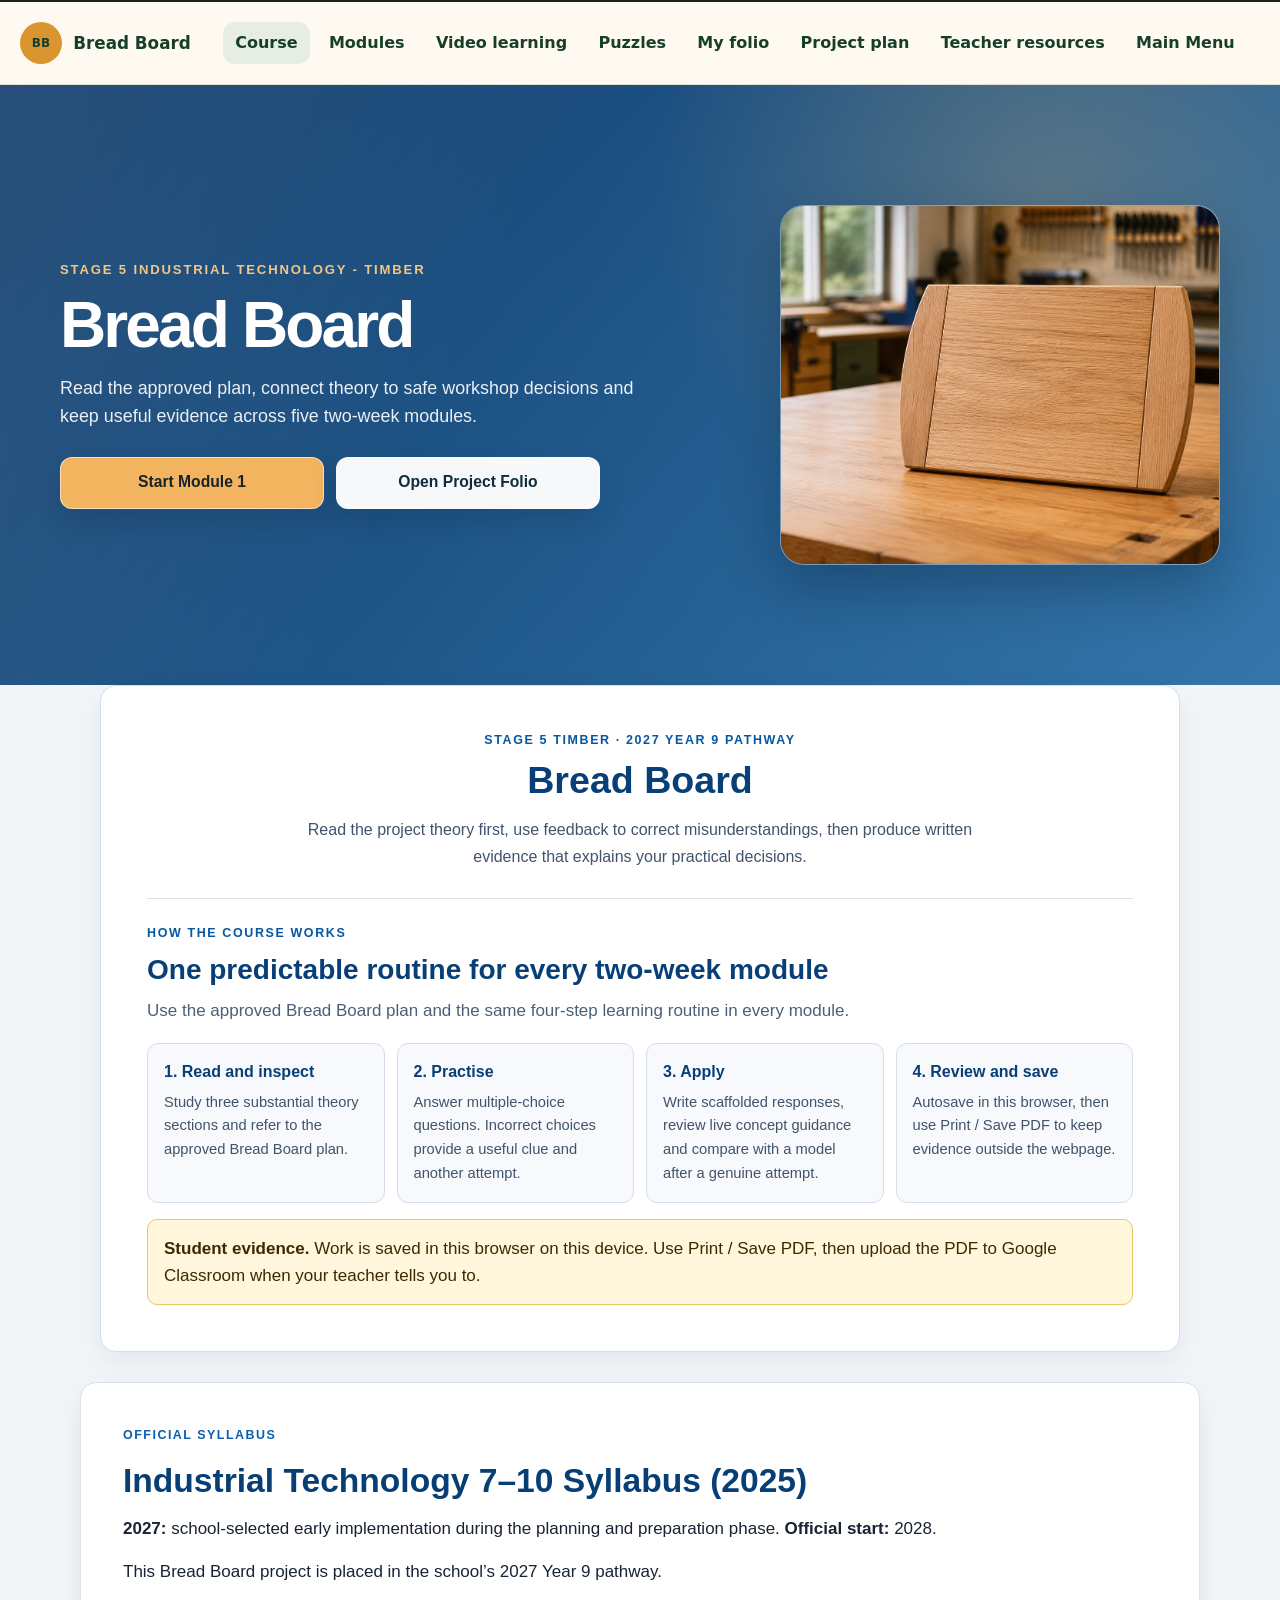
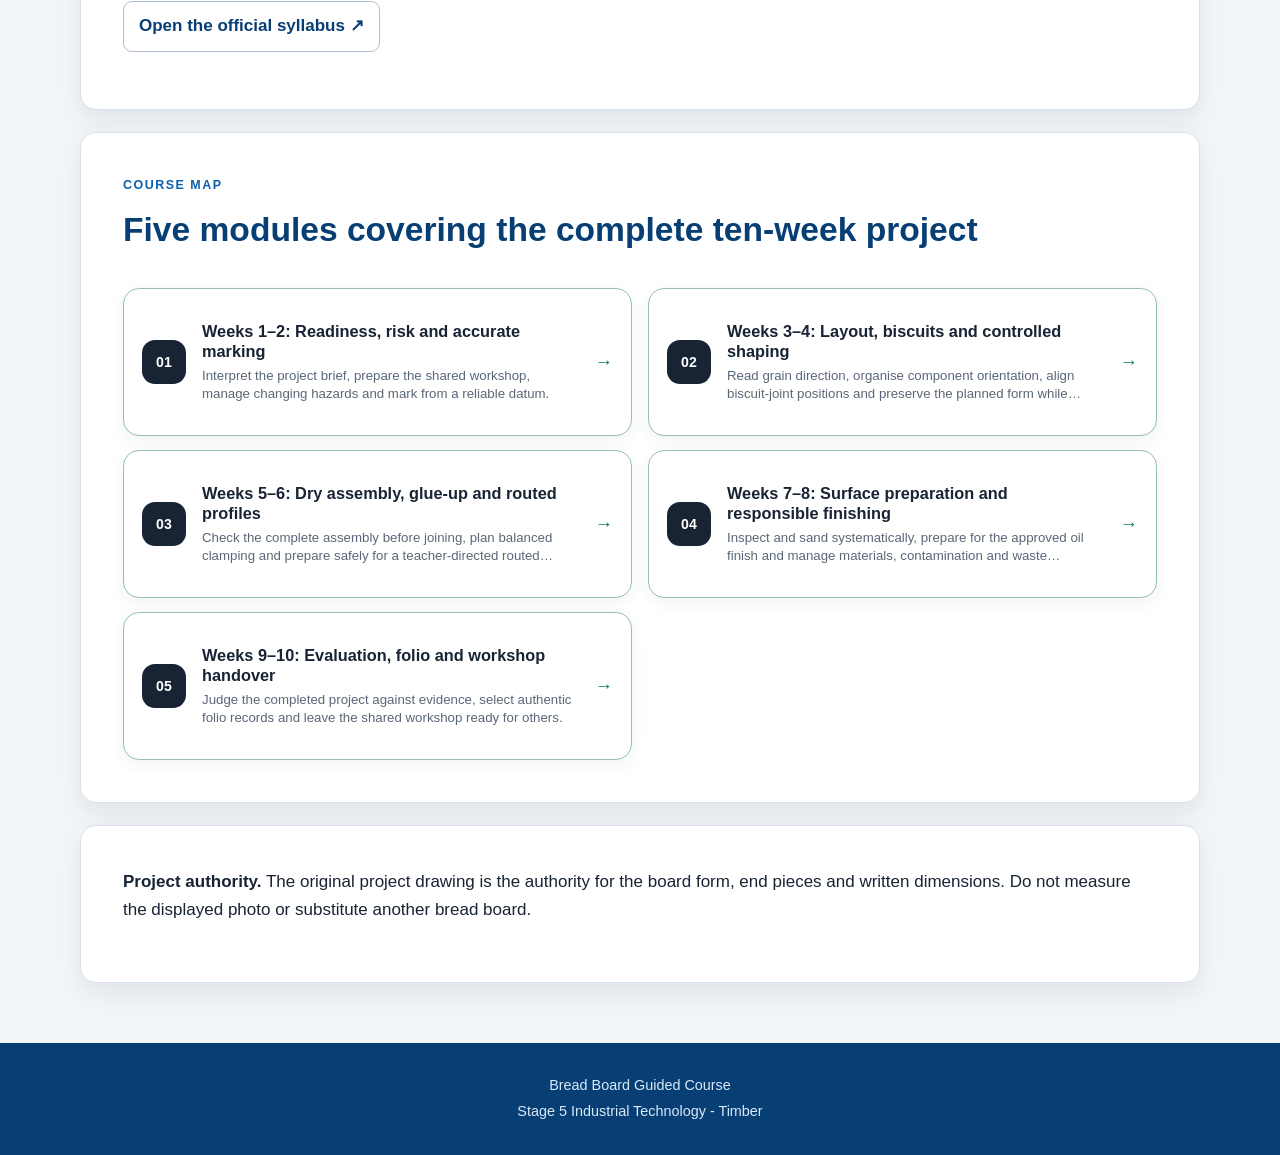
<file: index.html>
<!doctype html>
<html lang="en-AU">
<head>
  <meta charset="utf-8">
  <meta name="viewport" content="width=device-width, initial-scale=1">
  <meta name="description" content="Stage 5 Bread Board guided learning course for Industrial Technology - Timber.">
  <title>Bread Board | Stage 5 Industrial Technology - Timber</title>
  <link rel="stylesheet" href="assets/course.css">
  <link rel="stylesheet" href="shared/sister-site.css?v=20260814" data-sister-site-styles>
  <link rel="stylesheet" href="course-family-hero.css">
  <script src="shared/hub-navigation.js?v=20260814" defer></script>
  <link rel="stylesheet" href="course-family-intro.css">
<link rel="stylesheet" href="module-pathway.css?v=20260814">  </head>
<body>
  <a class="skip-link" href="#main-content">Skip to course pages</a>

  <header class="hero landing-hero sister-hero course-family-hero" style="--hero-start:#123d6b;--hero-end:#2c70a7;--hero-accent:#f2b45f">
    <div class="hero-inner course-family-hero-inner">
      <div class="hero-copy">
        <p class="eyebrow">Stage 5 Industrial Technology - Timber</p>
        <h1>Bread Board</h1>
        <p class="hero-subtitle">Read the approved plan, connect theory to safe workshop decisions and keep useful evidence across five two-week modules.</p>
        <div class="hero-actions">
          <a class="button-link" href="modules/module-01.html">Start Module 1</a>
          <a class="button-link secondary" href="breadboard-folio.html">Open Project Folio</a>
        </div>
      </div>
      <figure class="hero-showcase">
        <img class="hero-board" src="assets/breadboard-hero.png" alt="Plan-accurate timber bread board with curved end pieces in a school workshop">
      </figure>
    </div>
  </header>

  <main id="main-content" class="landing-main">
    <section class="course-family-intro" aria-labelledby="course-family-intro-title">
  <div class="course-family-intro__inner">
    <header class="course-family-intro__heading">
      <p class="course-family-intro__eyebrow">Stage 5 Timber · 2027 Year 9 pathway</p>
      <h2 id="course-family-intro-title">Bread Board</h2>
      <p class="course-family-intro__lede">Read the project theory first, use feedback to correct misunderstandings, then produce written evidence that explains your practical decisions.</p>
    </header>
    <div class="course-family-intro__routine">
      <div class="course-family-intro__routine-heading">
        <p class="course-family-intro__eyebrow">How the course works</p>
        <h3>One predictable routine for every two-week module</h3>
        <p>Use the approved Bread Board plan and the same four-step learning routine in every module.</p>
      </div>
      <div class="course-family-intro__cards">
      <article class="course-family-intro__card"><h4>1. Read and inspect</h4><p>Study three substantial theory sections and refer to the approved Bread Board plan.</p></article>
      <article class="course-family-intro__card"><h4>2. Practise</h4><p>Answer multiple-choice questions. Incorrect choices provide a useful clue and another attempt.</p></article>
      <article class="course-family-intro__card"><h4>3. Apply</h4><p>Write scaffolded responses, review live concept guidance and compare with a model after a genuine attempt.</p></article>
      <article class="course-family-intro__card"><h4>4. Review and save</h4><p>Autosave in this browser, then use Print / Save PDF to keep evidence outside the webpage.</p></article>
      </div>
    </div>
    <p class="course-family-intro__evidence"><strong>Student evidence.</strong> Work is saved in this browser on this device. Use Print / Save PDF, then upload the PDF to Google Classroom when your teacher tells you to.</p>

  </div>
</section>

    <section class="card course-authority-note" aria-labelledby="official-syllabus-title">
      <p class="section-kicker">Official syllabus</p>
      <h2 id="official-syllabus-title">Industrial Technology 7–10 Syllabus (2025)</h2>
      <p><strong>2027:</strong> school-selected early implementation during the planning and preparation phase. <strong>Official start:</strong> 2028.</p>
      <p>This Bread Board project is placed in the school’s 2027 Year 9 pathway.</p>
      <p><a class="button-link secondary" href="https://curriculum.nsw.edu.au/learning-areas/tas/industrial-technology-7-10-2025/overview/course" target="_blank" rel="noopener">Open the official syllabus ↗</a></p>
    </section>

    <section class="card" id="pathway">
      <div class="overview-heading">
        <div><p class="section-kicker">Course map</p><h2>Five modules covering the complete ten-week project</h2></div>
      </div>
      <div class="week-grid">
        <article class="week-card available">
          <h3>Weeks 1–2: Readiness, risk and accurate marking</h3>
          <p>Interpret the project brief, prepare the shared workshop, manage changing hazards and mark from a reliable datum.</p>
          <a class="button-link" href="modules/module-01.html">Open Module 1</a>
        </article>
        <article class="week-card available">
          <h3>Weeks 3–4: Layout, biscuits and controlled shaping</h3>
          <p>Read grain direction, organise component orientation, align biscuit-joint positions and preserve the planned form while shaping.</p>
          <a class="button-link" href="modules/module-02.html">Open Module 2</a>
        </article>
        <article class="week-card available">
          <h3>Weeks 5–6: Dry assembly, glue-up and routed profiles</h3>
          <p>Check the complete assembly before joining, plan balanced clamping and prepare safely for a teacher-directed routed profile.</p>
          <a class="button-link" href="modules/module-03.html">Open Module 3</a>
        </article>
        <article class="week-card available">
          <h3>Weeks 7–8: Surface preparation and responsible finishing</h3>
          <p>Inspect and sand systematically, prepare for the approved oil finish and manage materials, contamination and waste responsibly.</p>
          <a class="button-link" href="modules/module-04.html">Open Module 4</a>
        </article>
        <article class="week-card available">
          <h3>Weeks 9–10: Evaluation, folio and workshop handover</h3>
          <p>Judge the completed project against evidence, select authentic folio records and leave the shared workshop ready for others.</p>
          <a class="button-link" href="modules/module-05.html">Open Module 5</a>
        </article>
      </div>
    </section>

    <section class="card course-authority-note" aria-label="Project authority note">
      <p><strong>Project authority.</strong> The original project drawing is the authority for the board form, end pieces and written dimensions. Do not measure the displayed photo or substitute another bread board.</p>
    </section>
  </main>

  <footer>
    <p>Bread Board Guided Course</p>
    <p>Stage 5 Industrial Technology - Timber</p>
  </footer>
  <script src="vendor/html2canvas.min.js"></script>
  </body>
</html>
</file>
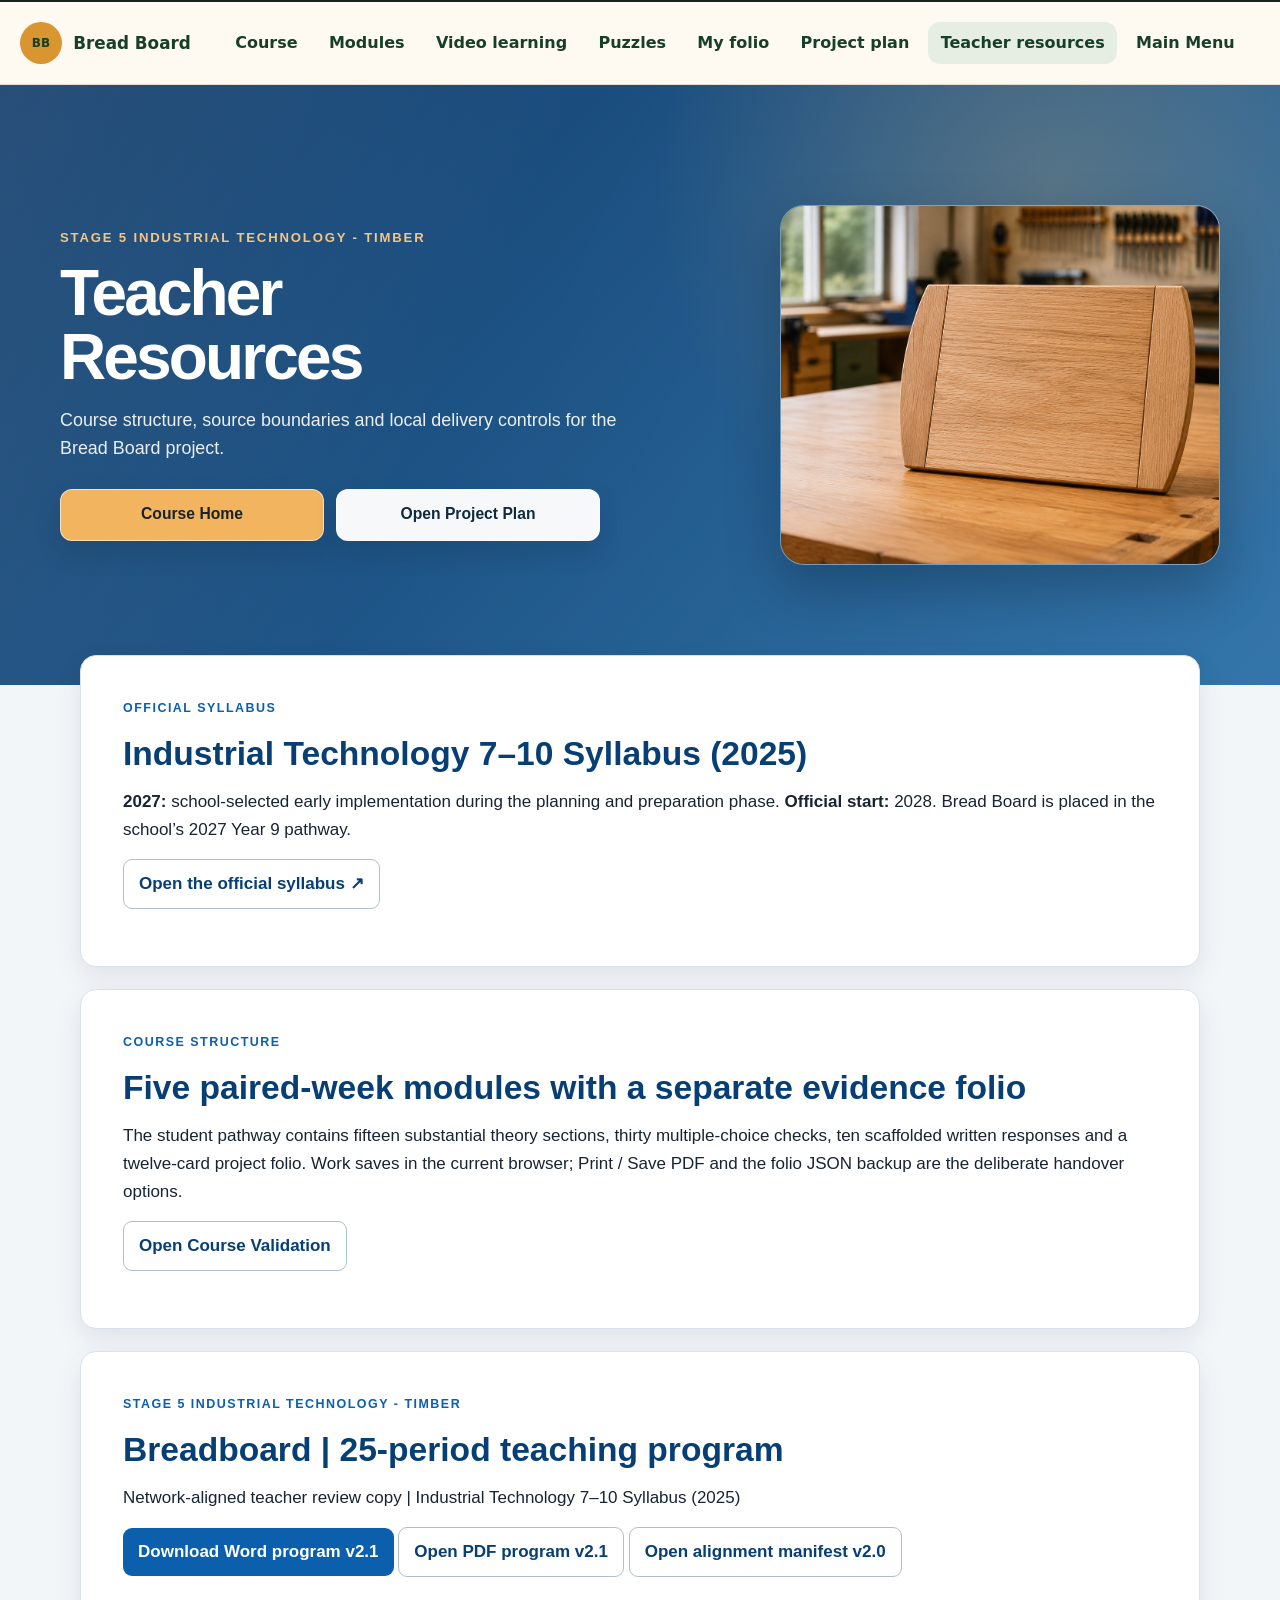
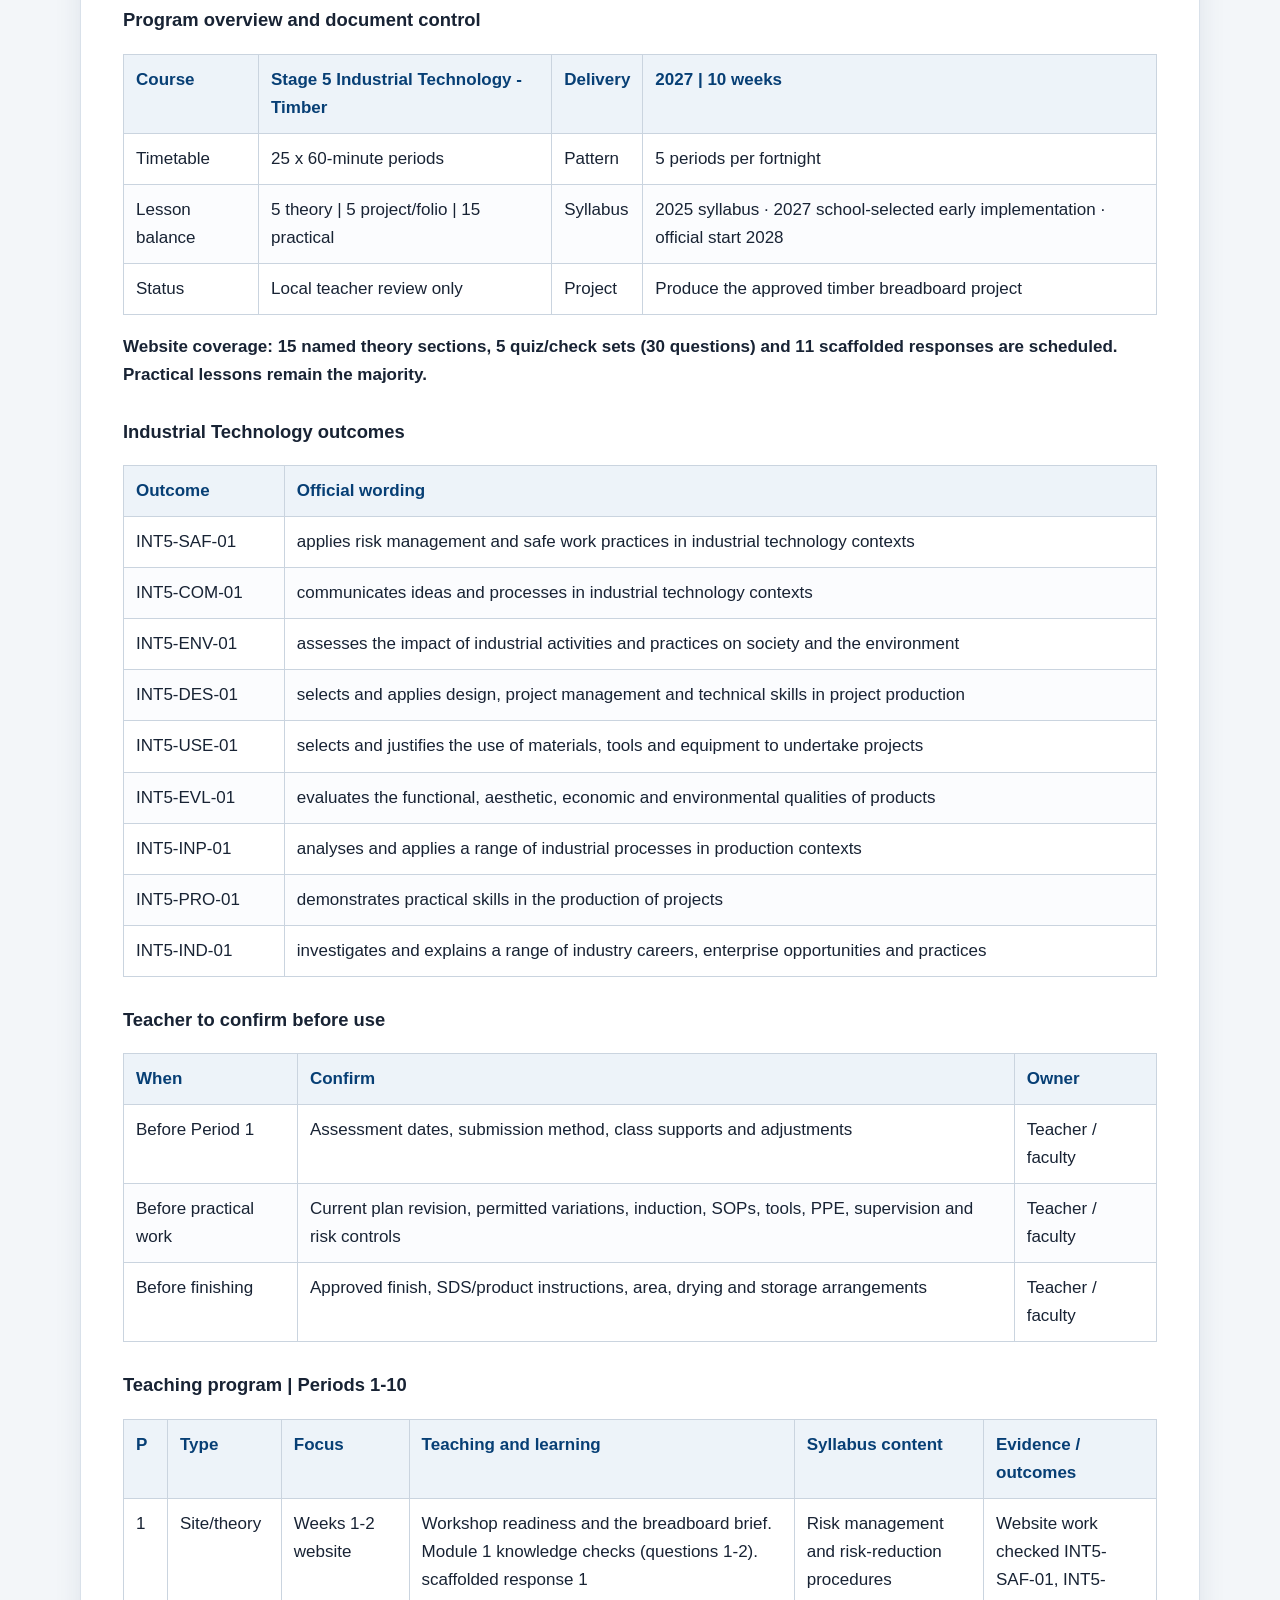
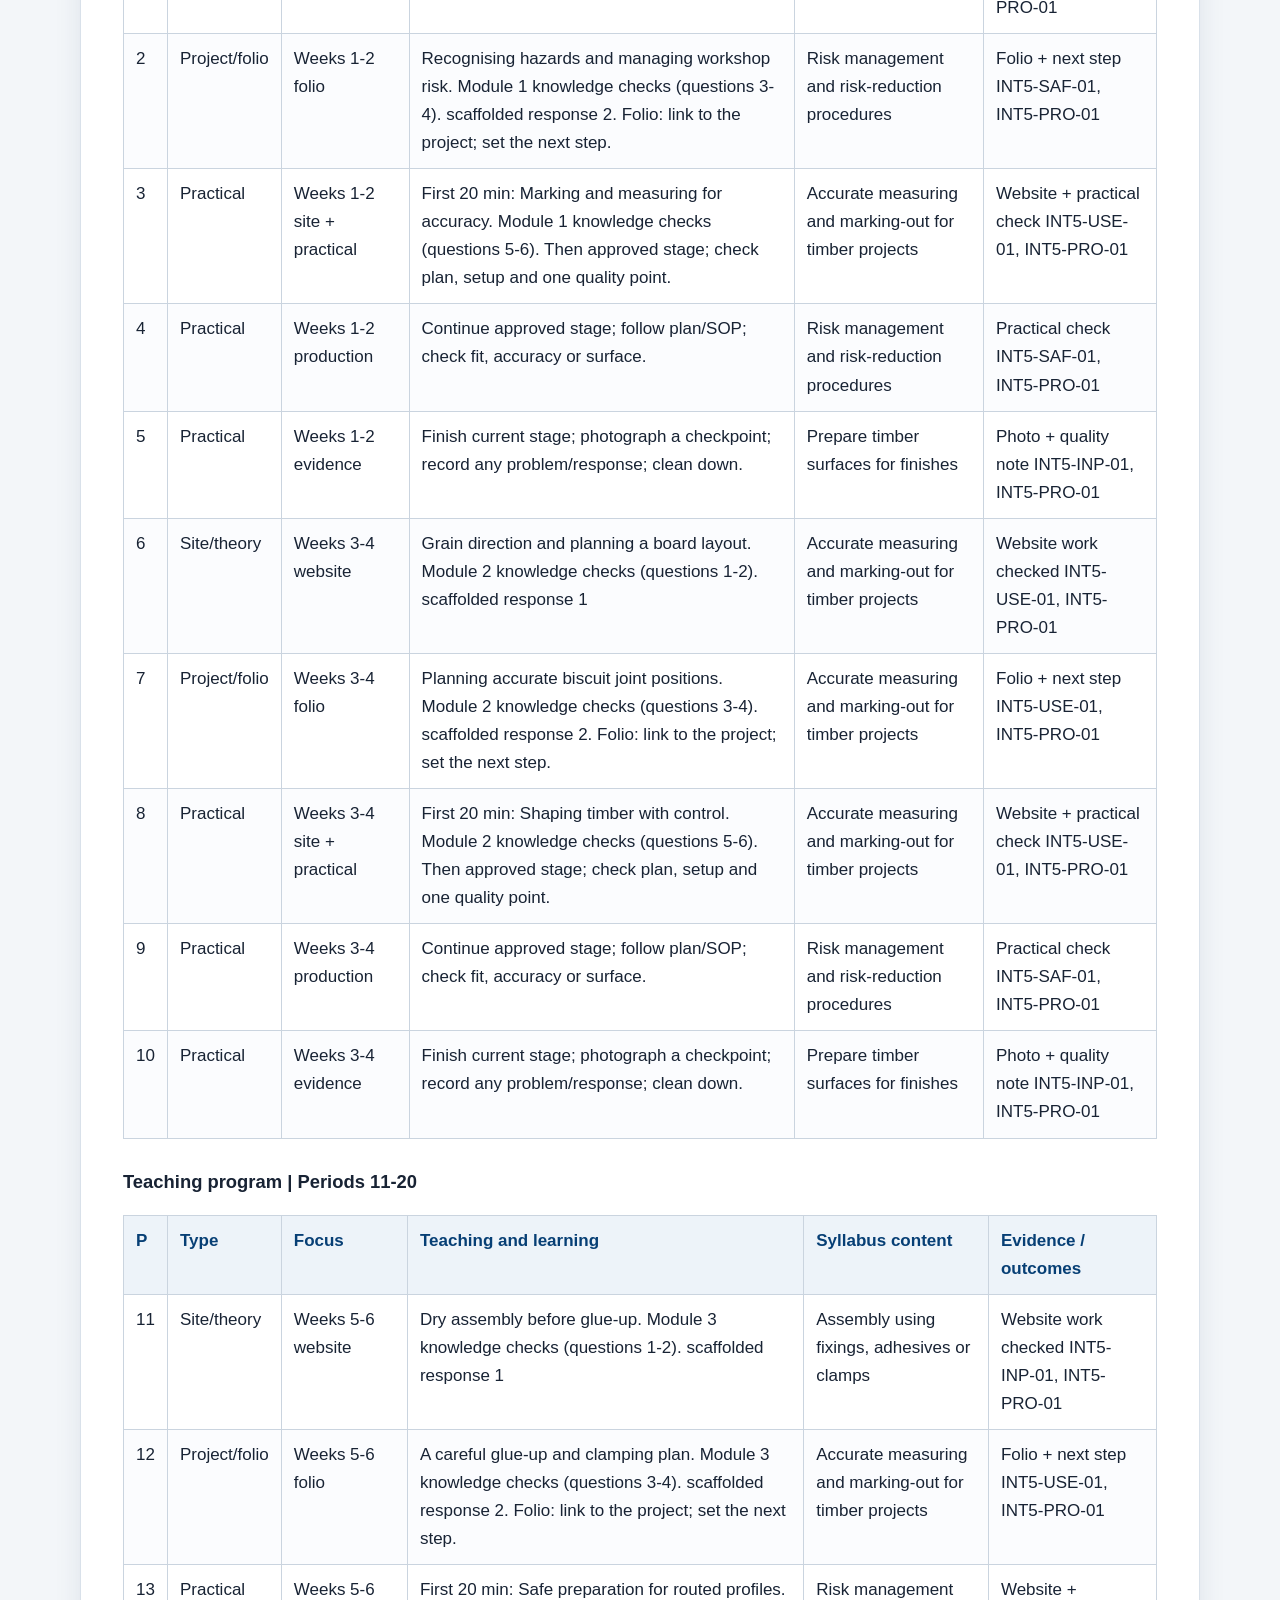
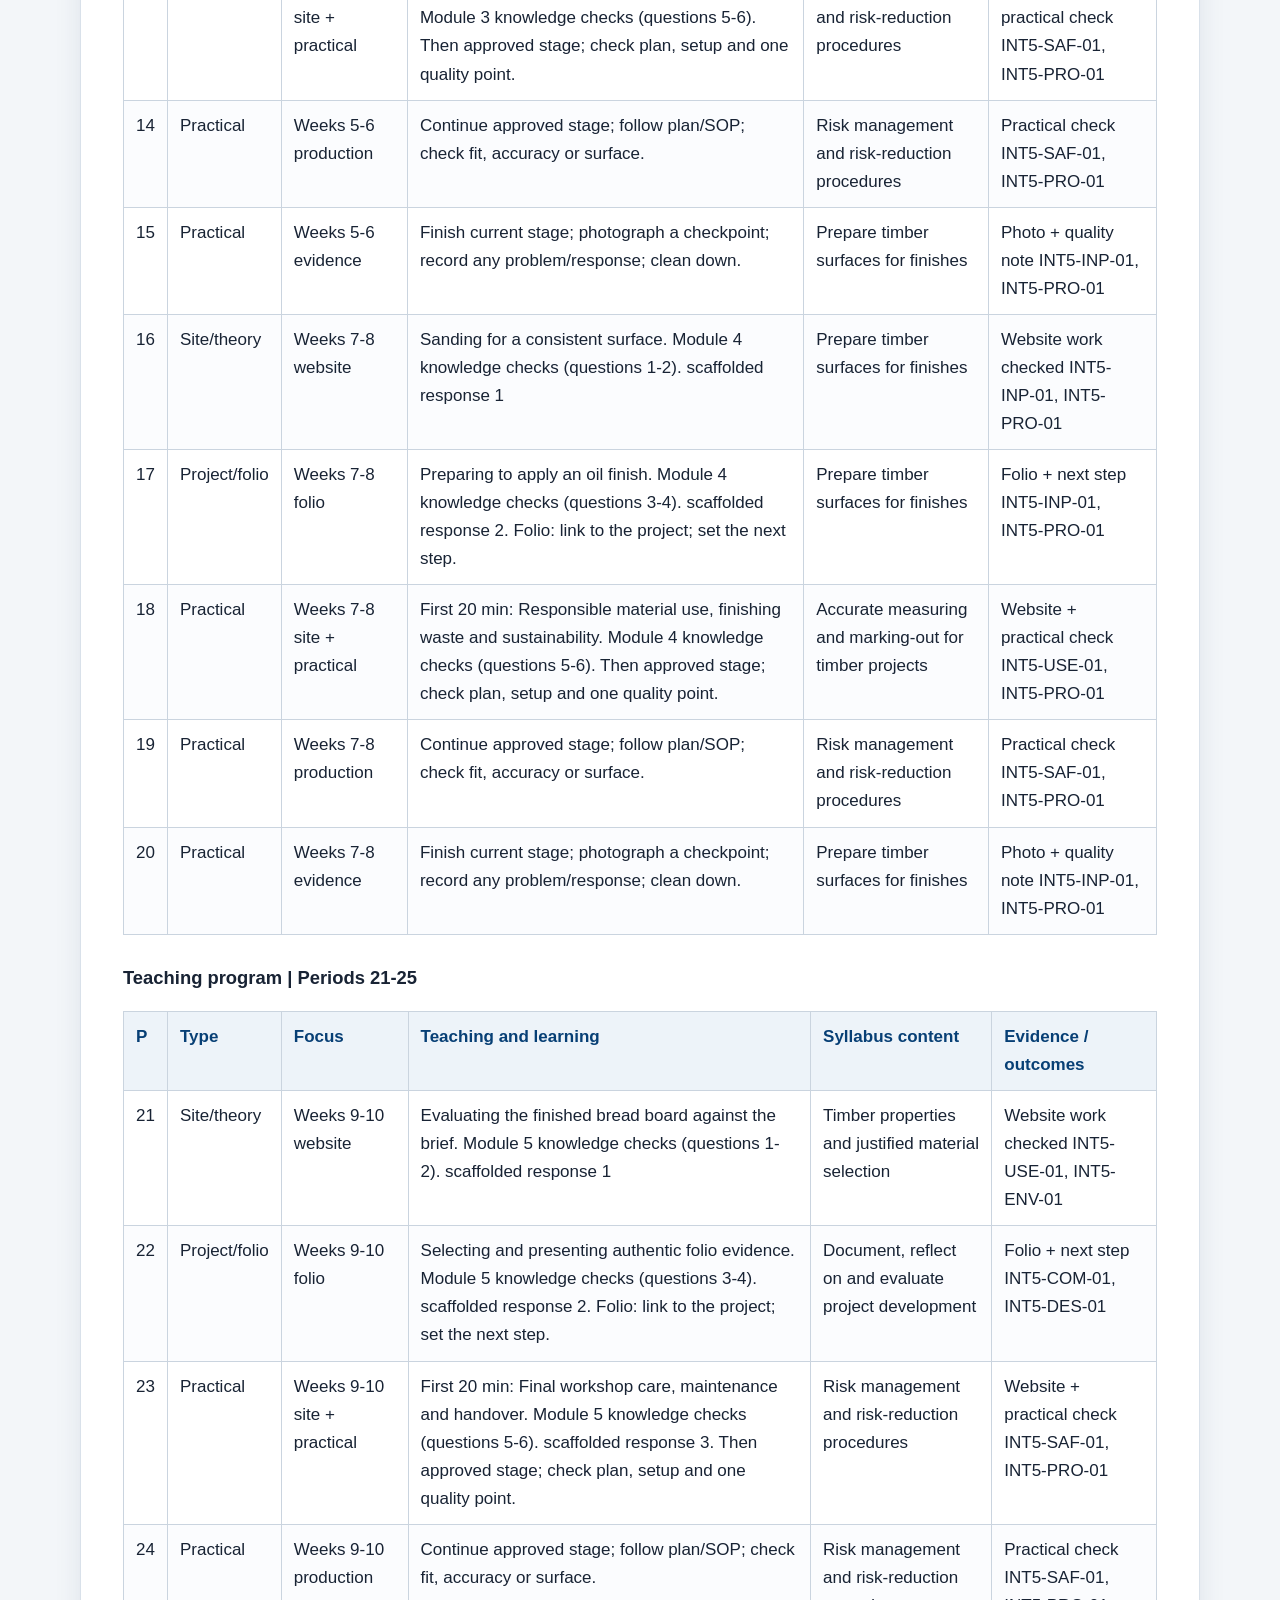
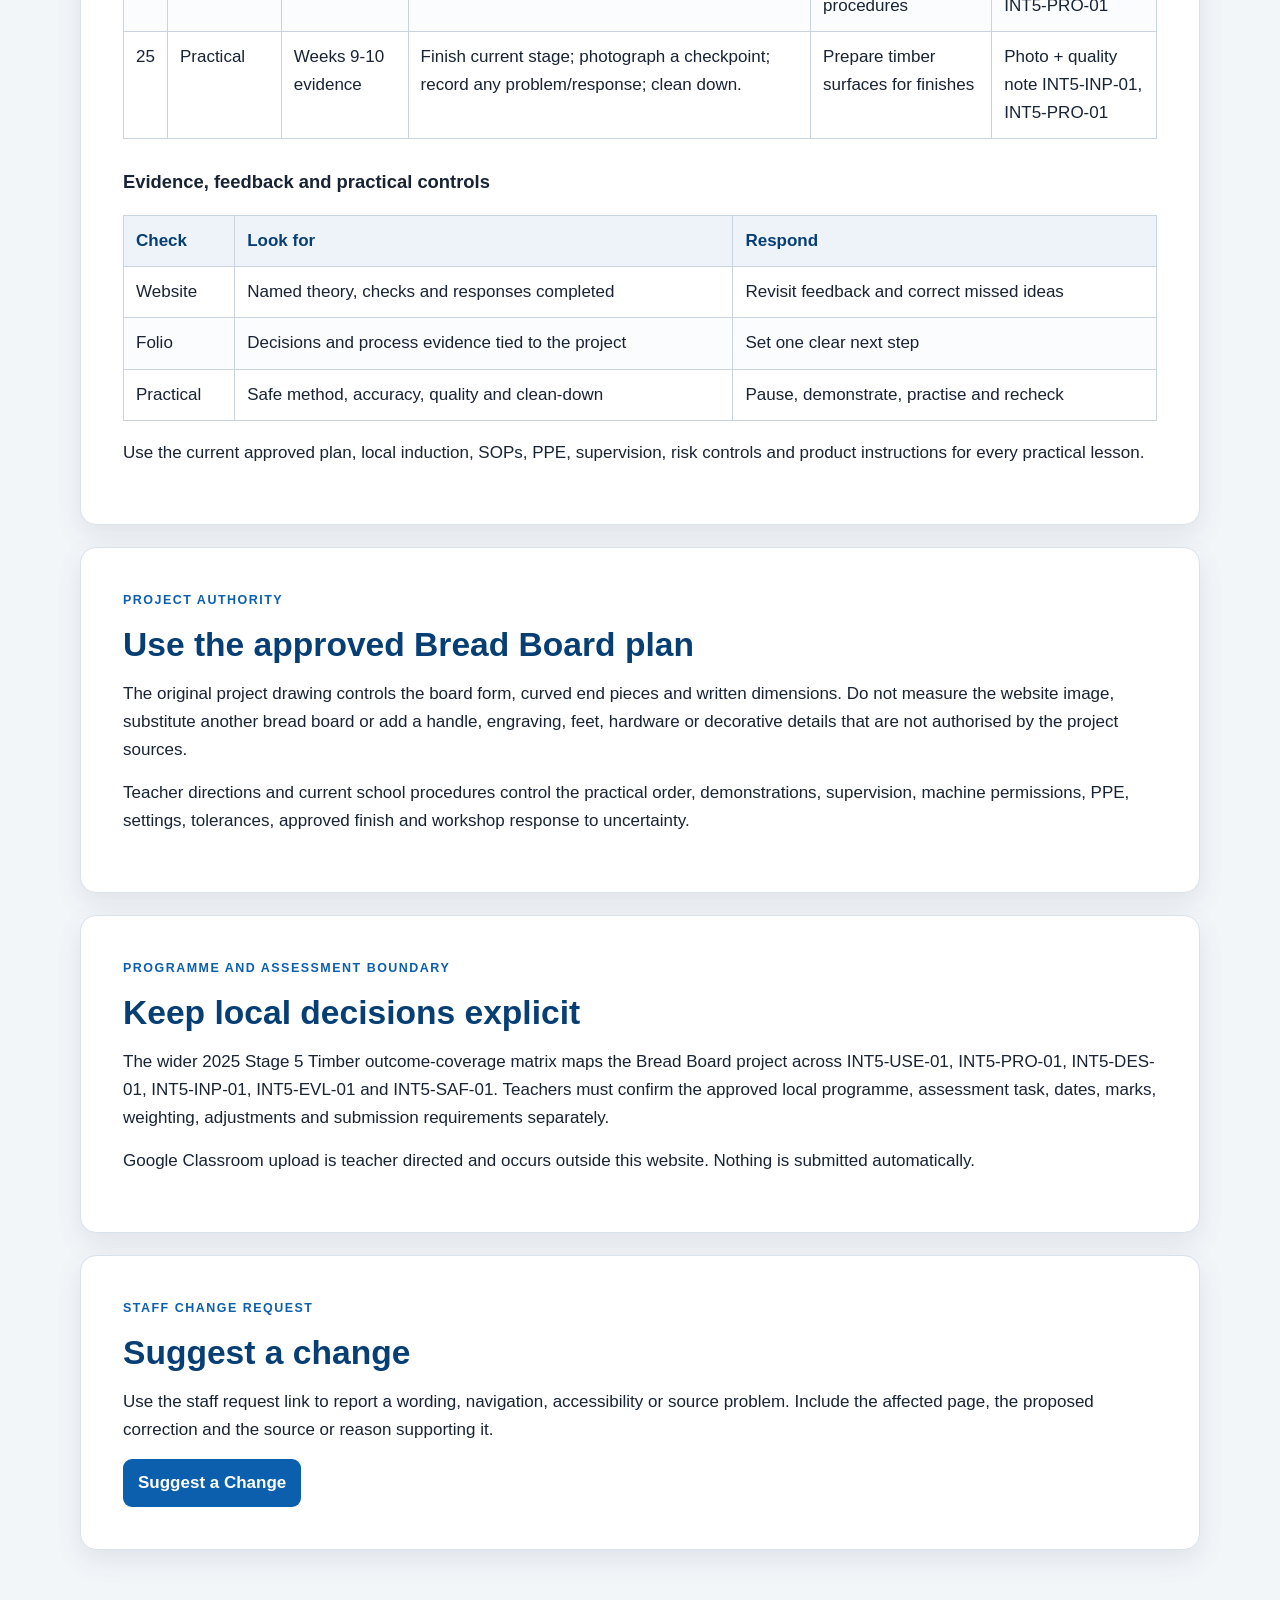
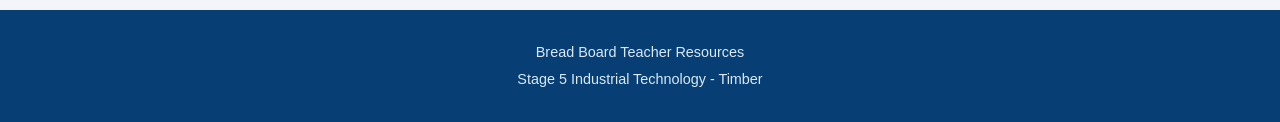
<file: teacher-resources.html>
<!doctype html>
<html lang="en-AU">
<head>
  <meta charset="utf-8">
  <meta name="viewport" content="width=device-width, initial-scale=1">
  <meta name="description" content="Teacher resources, source boundaries and staff review links for the Stage 5 Bread Board course.">
  <title>Teacher Resources | Bread Board</title>
  <link rel="stylesheet" href="assets/course.css">
  <link rel="stylesheet" href="shared/sister-site.css?v=20260814" data-sister-site-styles>
  <link rel="stylesheet" href="course-family-hero.css">
  <script src="shared/hub-navigation.js?v=20260814" defer></script>
  </head>
<body>
  <a class="skip-link" href="#main-content">Skip to teacher resources</a>

  <header class="hero landing-hero sister-hero course-family-hero" style="--hero-start:#123d6b;--hero-end:#2c70a7;--hero-accent:#f2b45f">
    <div class="hero-inner course-family-hero-inner">
      <div class="hero-copy">
        <p class="eyebrow">Stage 5 Industrial Technology - Timber</p>
        <h1>Teacher Resources</h1>
        <p class="hero-subtitle">Course structure, source boundaries and local delivery controls for the Bread Board project.</p>
        <div class="hero-actions">
          <a class="button-link" href="index.html">Course Home</a>
          <a class="button-link secondary" href="assets/breadboard-plans.pdf" target="_blank" rel="noopener">Open Project Plan</a>
        </div>
      </div>
      <figure class="hero-showcase">
        <img class="hero-board" src="assets/breadboard-hero.png" alt="Plan-accurate timber bread board with curved end pieces in a school workshop">
      </figure>
    </div>
  </header>

  <main id="main-content" class="landing-main">
    <section class="card course-authority-note" aria-labelledby="official-syllabus-title">
      <p class="section-kicker">Official syllabus</p>
      <h2 id="official-syllabus-title">Industrial Technology 7–10 Syllabus (2025)</h2>
      <p><strong>2027:</strong> school-selected early implementation during the planning and preparation phase. <strong>Official start:</strong> 2028. Bread Board is placed in the school’s 2027 Year 9 pathway.</p>
      <p><a class="button-link secondary" href="https://curriculum.nsw.edu.au/learning-areas/tas/industrial-technology-7-10-2025/overview/course" target="_blank" rel="noopener">Open the official syllabus ↗</a></p>
    </section>
<section class="card">
      <p class="section-kicker">Course structure</p>
      <h2>Five paired-week modules with a separate evidence folio</h2>
      <p>The student pathway contains fifteen substantial theory sections, thirty multiple-choice checks, ten scaffolded written responses and a twelve-card project folio. Work saves in the current browser; Print / Save PDF and the folio JSON backup are the deliberate handover options.</p>
      <p><a class="button-link secondary" href="BUILD-VALIDATION.txt" target="_blank" rel="noopener">Open Course Validation</a></p>
    </section>
    <section id="program" class="card">
      <p class="section-kicker">STAGE 5 INDUSTRIAL TECHNOLOGY - TIMBER</p>
      <h2>Breadboard | 25-period teaching program</h2>
      <p>Network-aligned teacher review copy | Industrial Technology 7–10 Syllabus (2025)</p>
      <div class="resource-actions">
        <a class="button-link" href="resources/teacher/Breadboard-25-Period-Teaching-Program-v2.1-Network-Benchmark.docx" download>Download Word program v2.1</a>
        <a class="button-link secondary" href="resources/teacher/Breadboard-25-Period-Teaching-Program-v2.1-Network-Benchmark.pdf" target="_blank" rel="noopener">Open PDF program v2.1</a>
        <a class="button-link secondary" href="resources/teacher/Breadboard-25-Period-Alignment-Manifest-v2.0.json" target="_blank" rel="noopener">Open alignment manifest v2.0</a>
      </div>
      <h3>Program overview and document control</h3>
      <div class="theory-table-wrap"><table class="theory-table"><thead><tr><th scope="col">Course</th><th scope="col">Stage 5 Industrial Technology - Timber</th><th scope="col">Delivery</th><th scope="col">2027 | 10 weeks</th></tr></thead><tbody>
        <tr><td>Timetable</td><td>25 x 60-minute periods</td><td>Pattern</td><td>5 periods per fortnight</td></tr>
        <tr><td>Lesson balance</td><td>5 theory | 5 project/folio | 15 practical</td><td>Syllabus</td><td>2025 syllabus · 2027 school-selected early implementation · official start 2028</td></tr>
        <tr><td>Status</td><td>Local teacher review only</td><td>Project</td><td>Produce the approved timber breadboard project</td></tr>
      </tbody></table></div>
      <p><strong>Website coverage: 15 named theory sections, 5 quiz/check sets (30 questions) and 11 scaffolded responses are scheduled. Practical lessons remain the majority.</strong></p>
      <h3>Industrial Technology outcomes</h3>
      <div class="theory-table-wrap"><table class="theory-table"><thead><tr><th scope="col">Outcome</th><th scope="col">Official wording</th></tr></thead><tbody>
        <tr><td>INT5-SAF-01</td><td>applies risk management and safe work practices in industrial technology contexts</td></tr>
        <tr><td>INT5-COM-01</td><td>communicates ideas and processes in industrial technology contexts</td></tr>
        <tr><td>INT5-ENV-01</td><td>assesses the impact of industrial activities and practices on society and the environment</td></tr>
        <tr><td>INT5-DES-01</td><td>selects and applies design, project management and technical skills in project production</td></tr>
        <tr><td>INT5-USE-01</td><td>selects and justifies the use of materials, tools and equipment to undertake projects</td></tr>
        <tr><td>INT5-EVL-01</td><td>evaluates the functional, aesthetic, economic and environmental qualities of products</td></tr>
        <tr><td>INT5-INP-01</td><td>analyses and applies a range of industrial processes in production contexts</td></tr>
        <tr><td>INT5-PRO-01</td><td>demonstrates practical skills in the production of projects</td></tr>
        <tr><td>INT5-IND-01</td><td>investigates and explains a range of industry careers, enterprise opportunities and practices</td></tr>
      </tbody></table></div>
      <h3>Teacher to confirm before use</h3>
      <div class="theory-table-wrap"><table class="theory-table"><thead><tr><th scope="col">When</th><th scope="col">Confirm</th><th scope="col">Owner</th></tr></thead><tbody>
        <tr><td>Before Period 1</td><td>Assessment dates, submission method, class supports and adjustments</td><td>Teacher / faculty</td></tr>
        <tr><td>Before practical work</td><td>Current plan revision, permitted variations, induction, SOPs, tools, PPE, supervision and risk controls</td><td>Teacher / faculty</td></tr>
        <tr><td>Before finishing</td><td>Approved finish, SDS/product instructions, area, drying and storage arrangements</td><td>Teacher / faculty</td></tr>
      </tbody></table></div>
      <h3>Teaching program | Periods 1-10</h3>
      <div class="theory-table-wrap"><table class="theory-table"><thead><tr><th scope="col">P</th><th scope="col">Type</th><th scope="col">Focus</th><th scope="col">Teaching and learning</th><th scope="col">Syllabus content</th><th scope="col">Evidence / outcomes</th></tr></thead><tbody>
        <tr><td>1</td><td>Site/theory</td><td>Weeks 1-2 website</td><td>Workshop readiness and the breadboard brief. Module 1 knowledge checks (questions 1-2). scaffolded response 1</td><td>Risk management and risk-reduction procedures</td><td>Website work checked INT5-SAF-01, INT5-PRO-01</td></tr>
        <tr><td>2</td><td>Project/folio</td><td>Weeks 1-2 folio</td><td>Recognising hazards and managing workshop risk. Module 1 knowledge checks (questions 3-4). scaffolded response 2. Folio: link to the project; set the next step.</td><td>Risk management and risk-reduction procedures</td><td>Folio + next step INT5-SAF-01, INT5-PRO-01</td></tr>
        <tr><td>3</td><td>Practical</td><td>Weeks 1-2 site + practical</td><td>First 20 min: Marking and measuring for accuracy. Module 1 knowledge checks (questions 5-6). Then approved stage; check plan, setup and one quality point.</td><td>Accurate measuring and marking-out for timber projects</td><td>Website + practical check INT5-USE-01, INT5-PRO-01</td></tr>
        <tr><td>4</td><td>Practical</td><td>Weeks 1-2 production</td><td>Continue approved stage; follow plan/SOP; check fit, accuracy or surface.</td><td>Risk management and risk-reduction procedures</td><td>Practical check INT5-SAF-01, INT5-PRO-01</td></tr>
        <tr><td>5</td><td>Practical</td><td>Weeks 1-2 evidence</td><td>Finish current stage; photograph a checkpoint; record any problem/response; clean down.</td><td>Prepare timber surfaces for finishes</td><td>Photo + quality note INT5-INP-01, INT5-PRO-01</td></tr>
        <tr><td>6</td><td>Site/theory</td><td>Weeks 3-4 website</td><td>Grain direction and planning a board layout. Module 2 knowledge checks (questions 1-2). scaffolded response 1</td><td>Accurate measuring and marking-out for timber projects</td><td>Website work checked INT5-USE-01, INT5-PRO-01</td></tr>
        <tr><td>7</td><td>Project/folio</td><td>Weeks 3-4 folio</td><td>Planning accurate biscuit joint positions. Module 2 knowledge checks (questions 3-4). scaffolded response 2. Folio: link to the project; set the next step.</td><td>Accurate measuring and marking-out for timber projects</td><td>Folio + next step INT5-USE-01, INT5-PRO-01</td></tr>
        <tr><td>8</td><td>Practical</td><td>Weeks 3-4 site + practical</td><td>First 20 min: Shaping timber with control. Module 2 knowledge checks (questions 5-6). Then approved stage; check plan, setup and one quality point.</td><td>Accurate measuring and marking-out for timber projects</td><td>Website + practical check INT5-USE-01, INT5-PRO-01</td></tr>
        <tr><td>9</td><td>Practical</td><td>Weeks 3-4 production</td><td>Continue approved stage; follow plan/SOP; check fit, accuracy or surface.</td><td>Risk management and risk-reduction procedures</td><td>Practical check INT5-SAF-01, INT5-PRO-01</td></tr>
        <tr><td>10</td><td>Practical</td><td>Weeks 3-4 evidence</td><td>Finish current stage; photograph a checkpoint; record any problem/response; clean down.</td><td>Prepare timber surfaces for finishes</td><td>Photo + quality note INT5-INP-01, INT5-PRO-01</td></tr>
      </tbody></table></div>
      <h3>Teaching program | Periods 11-20</h3>
      <div class="theory-table-wrap"><table class="theory-table"><thead><tr><th scope="col">P</th><th scope="col">Type</th><th scope="col">Focus</th><th scope="col">Teaching and learning</th><th scope="col">Syllabus content</th><th scope="col">Evidence / outcomes</th></tr></thead><tbody>
        <tr><td>11</td><td>Site/theory</td><td>Weeks 5-6 website</td><td>Dry assembly before glue-up. Module 3 knowledge checks (questions 1-2). scaffolded response 1</td><td>Assembly using fixings, adhesives or clamps</td><td>Website work checked INT5-INP-01, INT5-PRO-01</td></tr>
        <tr><td>12</td><td>Project/folio</td><td>Weeks 5-6 folio</td><td>A careful glue-up and clamping plan. Module 3 knowledge checks (questions 3-4). scaffolded response 2. Folio: link to the project; set the next step.</td><td>Accurate measuring and marking-out for timber projects</td><td>Folio + next step INT5-USE-01, INT5-PRO-01</td></tr>
        <tr><td>13</td><td>Practical</td><td>Weeks 5-6 site + practical</td><td>First 20 min: Safe preparation for routed profiles. Module 3 knowledge checks (questions 5-6). Then approved stage; check plan, setup and one quality point.</td><td>Risk management and risk-reduction procedures</td><td>Website + practical check INT5-SAF-01, INT5-PRO-01</td></tr>
        <tr><td>14</td><td>Practical</td><td>Weeks 5-6 production</td><td>Continue approved stage; follow plan/SOP; check fit, accuracy or surface.</td><td>Risk management and risk-reduction procedures</td><td>Practical check INT5-SAF-01, INT5-PRO-01</td></tr>
        <tr><td>15</td><td>Practical</td><td>Weeks 5-6 evidence</td><td>Finish current stage; photograph a checkpoint; record any problem/response; clean down.</td><td>Prepare timber surfaces for finishes</td><td>Photo + quality note INT5-INP-01, INT5-PRO-01</td></tr>
        <tr><td>16</td><td>Site/theory</td><td>Weeks 7-8 website</td><td>Sanding for a consistent surface. Module 4 knowledge checks (questions 1-2). scaffolded response 1</td><td>Prepare timber surfaces for finishes</td><td>Website work checked INT5-INP-01, INT5-PRO-01</td></tr>
        <tr><td>17</td><td>Project/folio</td><td>Weeks 7-8 folio</td><td>Preparing to apply an oil finish. Module 4 knowledge checks (questions 3-4). scaffolded response 2. Folio: link to the project; set the next step.</td><td>Prepare timber surfaces for finishes</td><td>Folio + next step INT5-INP-01, INT5-PRO-01</td></tr>
        <tr><td>18</td><td>Practical</td><td>Weeks 7-8 site + practical</td><td>First 20 min: Responsible material use, finishing waste and sustainability. Module 4 knowledge checks (questions 5-6). Then approved stage; check plan, setup and one quality point.</td><td>Accurate measuring and marking-out for timber projects</td><td>Website + practical check INT5-USE-01, INT5-PRO-01</td></tr>
        <tr><td>19</td><td>Practical</td><td>Weeks 7-8 production</td><td>Continue approved stage; follow plan/SOP; check fit, accuracy or surface.</td><td>Risk management and risk-reduction procedures</td><td>Practical check INT5-SAF-01, INT5-PRO-01</td></tr>
        <tr><td>20</td><td>Practical</td><td>Weeks 7-8 evidence</td><td>Finish current stage; photograph a checkpoint; record any problem/response; clean down.</td><td>Prepare timber surfaces for finishes</td><td>Photo + quality note INT5-INP-01, INT5-PRO-01</td></tr>
      </tbody></table></div>
      <h3>Teaching program | Periods 21-25</h3>
      <div class="theory-table-wrap"><table class="theory-table"><thead><tr><th scope="col">P</th><th scope="col">Type</th><th scope="col">Focus</th><th scope="col">Teaching and learning</th><th scope="col">Syllabus content</th><th scope="col">Evidence / outcomes</th></tr></thead><tbody>
        <tr><td>21</td><td>Site/theory</td><td>Weeks 9-10 website</td><td>Evaluating the finished bread board against the brief. Module 5 knowledge checks (questions 1-2). scaffolded response 1</td><td>Timber properties and justified material selection</td><td>Website work checked INT5-USE-01, INT5-ENV-01</td></tr>
        <tr><td>22</td><td>Project/folio</td><td>Weeks 9-10 folio</td><td>Selecting and presenting authentic folio evidence. Module 5 knowledge checks (questions 3-4). scaffolded response 2. Folio: link to the project; set the next step.</td><td>Document, reflect on and evaluate project development</td><td>Folio + next step INT5-COM-01, INT5-DES-01</td></tr>
        <tr><td>23</td><td>Practical</td><td>Weeks 9-10 site + practical</td><td>First 20 min: Final workshop care, maintenance and handover. Module 5 knowledge checks (questions 5-6). scaffolded response 3. Then approved stage; check plan, setup and one quality point.</td><td>Risk management and risk-reduction procedures</td><td>Website + practical check INT5-SAF-01, INT5-PRO-01</td></tr>
        <tr><td>24</td><td>Practical</td><td>Weeks 9-10 production</td><td>Continue approved stage; follow plan/SOP; check fit, accuracy or surface.</td><td>Risk management and risk-reduction procedures</td><td>Practical check INT5-SAF-01, INT5-PRO-01</td></tr>
        <tr><td>25</td><td>Practical</td><td>Weeks 9-10 evidence</td><td>Finish current stage; photograph a checkpoint; record any problem/response; clean down.</td><td>Prepare timber surfaces for finishes</td><td>Photo + quality note INT5-INP-01, INT5-PRO-01</td></tr>
      </tbody></table></div>
      <h3>Evidence, feedback and practical controls</h3>
      <div class="theory-table-wrap"><table class="theory-table"><thead><tr><th scope="col">Check</th><th scope="col">Look for</th><th scope="col">Respond</th></tr></thead><tbody>
        <tr><td>Website</td><td>Named theory, checks and responses completed</td><td>Revisit feedback and correct missed ideas</td></tr>
        <tr><td>Folio</td><td>Decisions and process evidence tied to the project</td><td>Set one clear next step</td></tr>
        <tr><td>Practical</td><td>Safe method, accuracy, quality and clean-down</td><td>Pause, demonstrate, practise and recheck</td></tr>
      </tbody></table></div>
      <p>Use the current approved plan, local induction, SOPs, PPE, supervision, risk controls and product instructions for every practical lesson.</p>
    </section>

    <section class="card course-authority-note">
      <p class="section-kicker">Project authority</p>
      <h2>Use the approved Bread Board plan</h2>
      <p>The original project drawing controls the board form, curved end pieces and written dimensions. Do not measure the website image, substitute another bread board or add a handle, engraving, feet, hardware or decorative details that are not authorised by the project sources.</p>
      <p>Teacher directions and current school procedures control the practical order, demonstrations, supervision, machine permissions, PPE, settings, tolerances, approved finish and workshop response to uncertainty.</p>
    </section>

    <section class="card">
      <p class="section-kicker">Programme and assessment boundary</p>
      <h2>Keep local decisions explicit</h2>
      <p>The wider 2025 Stage 5 Timber outcome-coverage matrix maps the Bread Board project across INT5-USE-01, INT5-PRO-01, INT5-DES-01, INT5-INP-01, INT5-EVL-01 and INT5-SAF-01. Teachers must confirm the approved local programme, assessment task, dates, marks, weighting, adjustments and submission requirements separately.</p>
      <p>Google Classroom upload is teacher directed and occurs outside this website. Nothing is submitted automatically.</p>
    </section>

    <section class="card">
      <p class="section-kicker">Staff change request</p>
      <h2>Suggest a change</h2>
      <p>Use the staff request link to report a wording, navigation, accessibility or source problem. Include the affected page, the proposed correction and the source or reason supporting it.</p>
      <a class="button-link" href="https://github.com/stevencowell/bread-board-guided-course/issues/new?title=Bread%20Board%20course%20change%20request&amp;body=Page%20or%20module%3A%0A%0ASuggested%20change%3A%0A%0AReason%20or%20source%3A%0A" target="_blank" rel="noopener">Suggest a Change</a>
    </section>
  </main>

  <footer>
    <p>Bread Board Teacher Resources</p>
    <p>Stage 5 Industrial Technology - Timber</p>
  </footer>
  <script src="vendor/html2canvas.min.js"></script>
  </body>
</html>
</file>
<file: assets/course.css>
:root {
  --brand: #0b5fad;
  --brand-dark: #073f75;
  --brand-light: #eaf4ff;
  --accent: #0d7a68;
  --accent-light: #e8f7f3;
  --amber: #9a6400;
  --amber-light: #fff5d9;
  --danger: #a62e2e;
  --danger-light: #fff0f0;
  --ink: #182334;
  --muted: #5a6778;
  --line: #d9e1ea;
  --surface: #ffffff;
  --background: #f3f6f9;
  --shadow: 0 10px 28px rgba(25, 48, 74, 0.09);
  --radius: 16px;
}

* { box-sizing: border-box; }
html { scroll-behavior: smooth; }
body {
  margin: 0;
  font-family: Arial, Helvetica, sans-serif;
  color: var(--ink);
  background: var(--background);
  line-height: 1.65;
  font-size: 17px;
}
img { max-width: 100%; }
a { color: var(--brand); }
button, input, textarea { font: inherit; }
button { cursor: pointer; }
.visually-hidden { position: absolute !important; width: 1px !important; height: 1px !important; padding: 0 !important; margin: -1px !important; overflow: hidden !important; clip: rect(0,0,0,0) !important; white-space: nowrap !important; border: 0 !important; }

.skip-link {
  position: absolute;
  top: -100px;
  left: 16px;
  z-index: 1000;
  padding: 10px 16px;
  background: #fff;
  color: var(--brand-dark);
  border-radius: 8px;
}
.skip-link:focus { top: 16px; }

.course-bar {
  background: #fff;
  border-bottom: 1px solid var(--line);
  position: sticky;
  top: 0;
  z-index: 30;
  box-shadow: 0 4px 14px rgba(25,48,74,.07);
}
.course-bar-inner {
  width: min(1180px, calc(100% - 36px));
  min-height: 58px;
  margin: 0 auto;
  display: flex;
  justify-content: space-between;
  align-items: center;
  gap: 18px;
}
.course-brand { color: var(--brand-dark); text-decoration: none; font-weight: 900; }
.course-links { display: flex; flex-wrap: wrap; gap: 7px; }
.course-links a {
  color: var(--brand-dark);
  text-decoration: none;
  font-weight: 800;
  padding: 7px 10px;
  border-radius: 8px;
}
.course-links a:hover, .course-links a:focus, .course-links a.active { background: var(--brand-light); color: var(--brand); }

.hero {
  background: linear-gradient(125deg, var(--brand-dark), var(--brand));
  color: #fff;
  overflow: hidden;
}
.hero-inner {
  width: min(1180px, calc(100% - 36px));
  margin: 0 auto;
  min-height: 325px;
  display: grid;
  grid-template-columns: 1fr 280px;
  gap: 30px;
  align-items: center;
  position: relative;
}
.hero-copy { padding: 44px 0; position: relative; z-index: 2; }
.eyebrow, .section-kicker {
  margin: 0 0 6px;
  font-size: .78rem;
  letter-spacing: .12em;
  text-transform: uppercase;
  font-weight: 800;
}
.hero h1 { font-size: clamp(2.25rem, 5vw, 4.2rem); line-height: 1.05; margin: 0 0 10px; }
.hero-subtitle { font-size: clamp(1.1rem, 2vw, 1.4rem); margin: 0 0 20px; max-width: 790px; }
.hero-pills { display: flex; flex-wrap: wrap; gap: 9px; }
.hero-pills span {
  background: rgba(255,255,255,.14);
  border: 1px solid rgba(255,255,255,.32);
  border-radius: 999px;
  padding: 7px 12px;
  font-weight: 700;
  font-size: .9rem;
}
.hero-chair {
  max-height: 290px;
  width: auto;
  justify-self: center;
  filter: drop-shadow(0 18px 20px rgba(0,0,0,.28));
}

main { width: min(1120px, calc(100% - 34px)); margin: -24px auto 60px; position: relative; z-index: 3; }
.card {
  background: var(--surface);
  border: 1px solid var(--line);
  border-radius: var(--radius);
  box-shadow: var(--shadow);
  padding: clamp(22px, 4vw, 42px);
  margin: 0 0 22px;
}
.card h2 { margin: 0 0 14px; color: var(--brand-dark); font-size: clamp(1.55rem, 2.8vw, 2.1rem); line-height: 1.2; }
.card h3 { margin: 28px 0 8px; color: var(--ink); font-size: 1.15rem; }
.card p { margin: 0 0 15px; }
.section-kicker { color: var(--brand); }
.muted { color: var(--muted); }
.lead { font-size: 1.1rem; color: #33465d; }
.small-note { color: var(--muted); font-size: .88rem; margin-top: 18px !important; }

.student-strip { display: grid; grid-template-columns: 1fr minmax(300px, 1.2fr) auto; gap: 22px; align-items: end; }
.student-strip h2 { font-size: 1.35rem; margin-bottom: 4px; }
.student-fields { display: grid; grid-template-columns: 1.4fr 1fr; gap: 12px; }
.student-fields label span { display: block; font-weight: 800; margin-bottom: 5px; font-size: .9rem; }
input[type="text"] {
  width: 100%;
  border: 1px solid #aebccc;
  border-radius: 9px;
  padding: 11px 12px;
  background: #fff;
  color: var(--ink);
}
input[type="text"]:focus, textarea:focus { outline: 3px solid rgba(11,95,173,.18); border-color: var(--brand); }
.save-status { align-self: center; color: var(--accent); font-weight: 800; font-size: .88rem; min-width: 78px; text-align: right; }

.overview-heading, .activity-heading { display: flex; justify-content: space-between; gap: 22px; align-items: flex-start; }
.time-badge { background: var(--brand-light); color: var(--brand-dark); font-weight: 800; padding: 9px 13px; border-radius: 999px; white-space: nowrap; }
.roadmap { list-style: none; padding: 0; margin: 24px 0; display: grid; grid-template-columns: repeat(5, 1fr); gap: 10px; }
.roadmap li { border: 1px solid var(--line); border-radius: 12px; padding: 14px; background: #fafcff; min-height: 112px; }
.roadmap strong { display: block; color: var(--brand); margin-bottom: 5px; }
.roadmap span { color: var(--muted); font-size: .93rem; line-height: 1.45; display: block; }
.two-column { display: grid; grid-template-columns: 1fr 1fr; gap: 16px; }
.learning-panel { background: var(--brand-light); border: 1px solid #bdd8ef; border-radius: 12px; padding: 18px; }
.learning-panel.success { background: var(--accent-light); border-color: #b8ded5; }
.learning-panel h3 { margin-top: 0; color: var(--brand-dark); }
.learning-panel ul { margin-bottom: 0; padding-left: 1.2rem; }

.lesson-nav { padding: 12px 16px; display: flex; flex-wrap: wrap; gap: 8px; position: sticky; top: 66px; z-index: 10; }
.lesson-nav a { text-decoration: none; font-weight: 800; color: var(--brand-dark); background: var(--brand-light); border-radius: 999px; padding: 8px 12px; font-size: .88rem; }
.lesson-nav a:hover, .lesson-nav a:focus { background: var(--brand); color: #fff; }

.part-banner {
  padding: 18px 22px;
  margin: 34px 0 18px;
  border-radius: 14px;
  color: #fff;
  background: linear-gradient(115deg, var(--brand-dark), var(--brand));
  box-shadow: var(--shadow);
}
.part-banner.week-two, .part-banner.week-four { background: linear-gradient(115deg, #0a5f50, var(--accent)); }
.part-banner p { margin: 4px 0 0; color: rgba(255,255,255,.9); }
.part-banner h2 { color: #fff; margin: 0; }

.callout { border-radius: 12px; padding: 16px 18px; display: grid; grid-template-columns: 40px 1fr; gap: 12px; align-items: start; margin: 22px 0; }
.callout-icon { width: 34px; height: 34px; border-radius: 50%; display: grid; place-items: center; font-weight: 900; }
.callout.key-idea { background: var(--brand-light); border: 1px solid #bed9ef; }
.callout.key-idea .callout-icon { background: var(--brand); color: #fff; }
.callout.warning { background: var(--amber-light); border: 1px solid #edd18f; }
.callout.warning .callout-icon { background: var(--amber); color: #fff; }
.callout.coach { background: var(--accent-light); border: 1px solid #b9ded5; }
.callout.coach .callout-icon { background: var(--accent); color: #fff; }

.criteria-grid, .mechanism-grid, .distortion-grid, .joint-grid { display: grid; grid-template-columns: repeat(4, 1fr); gap: 12px; margin-top: 20px; }
.criteria-grid article, .mechanism-grid article, .distortion-grid article, .joint-grid article { border: 1px solid var(--line); border-radius: 12px; padding: 16px; background: #fbfcfe; }
.criteria-grid h3, .mechanism-grid h3, .distortion-grid h3, .joint-grid h3 { margin: 0 0 5px; color: var(--brand-dark); }
.criteria-grid p, .mechanism-grid p, .distortion-grid p, .joint-grid p { margin: 0; color: var(--muted); font-size: .94rem; }
.mechanism-grid .number, .fewtel-step .letter { width: 34px; height: 34px; display: grid; place-items: center; border-radius: 50%; background: var(--brand); color: #fff; font-weight: 900; margin-bottom: 10px; }

.plan-layout { display: grid; grid-template-columns: minmax(310px, 1fr) 1fr; gap: 26px; align-items: start; }
.plan-figure { margin: 0; border: 1px solid var(--line); border-radius: 12px; padding: 12px; background: #f8fafc; }
.plan-figure img { display: block; border-radius: 8px; width: 100%; }
.plan-figure figcaption { color: var(--muted); font-size: .86rem; margin-top: 8px; text-align: center; }
.process-steps { list-style: none; padding: 0; margin: 16px 0 0; display: grid; gap: 9px; }
.process-steps li { display: grid; grid-template-columns: 38px 1fr; gap: 12px; align-items: start; padding: 12px; border: 1px solid var(--line); border-radius: 10px; }
.process-steps li > span { width: 32px; height: 32px; display: grid; place-items: center; border-radius: 50%; background: var(--brand-light); color: var(--brand-dark); font-weight: 900; }
.process-steps p { margin: 2px 0 0; color: var(--muted); }

.image-grid { display: grid; grid-template-columns: repeat(4, 1fr); gap: 13px; margin: 20px 0; }
.tool-card { border: 1px solid var(--line); border-radius: 12px; overflow: hidden; background: #fff; }
.tool-card img { width: 100%; height: 150px; object-fit: cover; display: block; background: #eef2f6; }
.tool-card div { padding: 12px 13px; }
.tool-card strong { display: block; color: var(--brand-dark); margin-bottom: 3px; }
.tool-card p { color: var(--muted); font-size: .88rem; margin: 0; line-height: 1.45; }

.theory-table-wrap { overflow-x: auto; margin: 18px 0; }
.theory-table { width: 100%; min-width: 650px; border-collapse: collapse; }
.theory-table th, .theory-table td { border: 1px solid #cad4df; padding: 11px 12px; text-align: left; vertical-align: top; }
.theory-table th { background: #edf3f9; color: var(--brand-dark); }
.theory-table tbody tr:nth-child(even) { background: #fbfcfe; }

.example-strip { display: grid; grid-template-columns: 1fr auto 1.35fr auto 1.4fr; gap: 12px; align-items: center; margin: 20px 0 26px; }
.example-strip > div:not(.arrow) { border: 1px solid var(--line); border-radius: 11px; padding: 14px; min-height: 93px; }
.example-strip span { display: block; text-transform: uppercase; font-size: .72rem; letter-spacing: .08em; color: var(--brand); font-weight: 900; margin-bottom: 4px; }
.example-strip .arrow { color: var(--brand); font-size: 1.5rem; font-weight: 900; }
.control-ladder { display: grid; gap: 7px; max-width: 850px; margin: 16px auto 24px; }
.control-ladder div { display: flex; justify-content: space-between; gap: 18px; padding: 12px 16px; border-radius: 8px; color: #fff; }
.control-ladder div:nth-child(1) { background: #176b58; }
.control-ladder div:nth-child(2) { background: #2c7a67; margin: 0 2%; }
.control-ladder div:nth-child(3) { background: #428c79; margin: 0 4%; }
.control-ladder div:nth-child(4) { background: #6a7f91; margin: 0 6%; }
.control-ladder div:nth-child(5) { background: #8a6670; margin: 0 8%; }
.control-ladder span { text-align: right; }

.fewtel-grid { display: grid; grid-template-columns: repeat(6, 1fr); gap: 10px; margin: 18px 0; }
.fewtel-step { border: 1px solid var(--line); border-radius: 12px; padding: 13px; background: #fbfcfe; min-height: 170px; }
.fewtel-step h3 { margin: 0 0 5px; color: var(--brand-dark); font-size: 1rem; }
.fewtel-step p { margin: 0; color: var(--muted); font-size: .86rem; line-height: 1.45; }

.activity-section { border-top: 5px solid var(--brand); }
.progress-ring { width: 88px; height: 88px; flex: 0 0 88px; border: 7px solid #dfeaf4; border-top-color: var(--brand); border-radius: 50%; display: grid; place-content: center; text-align: center; }
.progress-ring.written { border-top-color: var(--accent); }
.progress-ring strong { font-size: 1.05rem; line-height: 1; color: var(--brand-dark); }
.progress-ring span { font-size: .7rem; color: var(--muted); }
.question-list, .written-list { display: grid; gap: 16px; margin-top: 24px; }
.question-card { border: 1px solid var(--line); border-radius: 14px; padding: 20px; background: #fcfdff; }
.question-card.mastered { border-color: #93cdbf; background: #f8fffd; }
.question-number { display: inline-flex; align-items: center; justify-content: center; width: 32px; height: 32px; border-radius: 50%; background: var(--brand); color: #fff; font-weight: 900; margin-right: 8px; }
.question-title { margin: 0 0 14px; font-size: 1.05rem; }
.options { display: grid; gap: 8px; margin: 12px 0; }
.option-label { display: grid; grid-template-columns: 22px 1fr; gap: 10px; align-items: start; padding: 11px 12px; border: 1px solid #cbd5df; border-radius: 9px; background: #fff; cursor: pointer; }
.option-label:hover { border-color: var(--brand); background: var(--brand-light); }
.option-label:has(input:checked) { border-color: var(--brand); box-shadow: 0 0 0 2px rgba(11,95,173,.1); }
.option-label.option-wrong { border-color: #e0a6a6; background: var(--danger-light); }
.option-label.option-correct { border-color: #81c4b5; background: var(--accent-light); }
.option-label input { margin-top: 3px; }
.question-actions, .written-actions, .button-row { display: flex; flex-wrap: wrap; gap: 9px; align-items: center; margin-top: 14px; }
.primary-button, .secondary-button, .hint-button, .check-button, .model-button, .score-button {
  border-radius: 9px;
  padding: 10px 14px;
  font-weight: 800;
  border: 1px solid transparent;
}
.primary-button, .check-button { background: var(--brand); color: #fff; }
.primary-button:hover, .check-button:hover { background: var(--brand-dark); }
.secondary-button, .hint-button, .model-button { background: #fff; color: var(--brand-dark); border-color: #aebfd0; }
.secondary-button:hover, .hint-button:hover, .model-button:hover { background: var(--brand-light); }
.feedback, .hint-panel, .model-panel, .response-guidance { display: none; margin-top: 13px; border-radius: 10px; padding: 13px 15px; }
.feedback.show, .hint-panel.show, .model-panel.show, .response-guidance.show { display: block; }
.feedback.correct { background: var(--accent-light); border-left: 5px solid var(--accent); }
.feedback.not-yet { background: var(--amber-light); border-left: 5px solid var(--amber); }
.feedback.error { background: var(--danger-light); border-left: 5px solid var(--danger); }
.hint-panel { background: var(--brand-light); border-left: 5px solid var(--brand); }
.hint-panel p { margin: 0; }
.theory-hint-link { color: var(--brand-dark); font-weight: 900; }
.hint-detail-button { margin-top: 10px; }
.secondary-hint { margin-top: 10px !important; padding-top: 10px; border-top: 1px solid #b8cadb; }
.textbook-section { scroll-margin-top: 18px; }
.textbook-section:focus { outline: 4px solid #ffbf47; outline-offset: 4px; }
.model-panel { background: #f1f4f8; border: 1px solid #cfd9e4; }
.attempts { color: var(--muted); font-size: .84rem; margin-left: auto; }
.mastery-badge { display: none; color: var(--accent); font-weight: 900; }
.question-card.mastered .mastery-badge { display: inline; }

.written-card { border: 1px solid var(--line); border-radius: 14px; padding: 22px; background: #fcfdff; }
.written-card.reviewed { border-color: #9ccdc1; background: #fbfffe; }
.written-card h3 { margin: 0 0 8px; color: var(--brand-dark); }
.written-prompt { margin-bottom: 8px; }
.question-clarification { margin: 0 0 15px; }
.clarification-button {
  min-height: 42px;
  border: 1px solid #aebfd0;
  border-radius: 9px;
  padding: 8px 12px;
  background: #fff;
  color: var(--brand-dark);
  font-weight: 800;
}
.clarification-button:hover { background: var(--brand-light); }
.clarification-button:focus-visible { outline: 3px solid rgba(11,95,173,.28); outline-offset: 2px; }
.clarification-panel { margin-top: 9px; border-left: 5px solid var(--accent); border-radius: 10px; padding: 12px 14px; background: #eef9f6; color: var(--ink); }
.clarification-panel[hidden] { display: none; }
.scaffold { border-left: 4px solid var(--brand); background: var(--brand-light); border-radius: 0 10px 10px 0; padding: 13px 16px; margin: 14px 0; }
.scaffold strong { display: block; margin-bottom: 5px; }
.scaffold ul { margin: 4px 0 0; padding-left: 1.15rem; }
textarea { width: 100%; min-height: 175px; resize: vertical; border: 1px solid #aebccc; border-radius: 10px; padding: 13px; color: var(--ink); background: #fff; }
.response-meta { display: flex; flex-wrap: wrap; gap: 14px; color: var(--muted); font-size: .84rem; margin-top: 7px; }
.concept-list { display: flex; flex-wrap: wrap; gap: 7px; margin-top: 9px; }
.concept-chip { background: #edf1f5; color: var(--muted); border-radius: 999px; padding: 4px 9px; font-size: .78rem; font-weight: 800; }
.concept-chip.met { background: var(--accent-light); color: #176b58; }
.response-guidance { background: var(--amber-light); border-left: 5px solid var(--amber); }
.response-guidance.ready { background: var(--accent-light); border-left-color: var(--accent); }
.self-score { display: none; margin-top: 13px; padding-top: 13px; border-top: 1px solid var(--line); }
.self-score.show { display: block; }
.score-buttons { display: flex; flex-wrap: wrap; gap: 7px; margin-top: 8px; }
.score-button { background: #fff; border-color: #b6c3d0; color: var(--ink); padding: 7px 10px; font-size: .86rem; }
.score-button.selected { background: var(--brand); border-color: var(--brand); color: #fff; }

.completion-card { background: linear-gradient(140deg, #f7fbff, #f4fffb); border-top: 5px solid var(--accent); }
.completion-summary { display: grid; grid-template-columns: repeat(3, 1fr); gap: 10px; margin: 18px 0; }
.completion-summary div { background: #fff; border: 1px solid var(--line); border-radius: 11px; padding: 14px; }
.completion-summary span { display: block; color: var(--muted); font-size: .82rem; }
.completion-summary strong { color: var(--brand-dark); }
.week-switcher { display: flex; justify-content: space-between; align-items: center; gap: 12px; margin-top: 22px; }
.week-switcher a { display: inline-flex; align-items: center; justify-content: center; min-height: 44px; border-radius: 9px; padding: 10px 15px; text-decoration: none; font-weight: 800; border: 1px solid #aebfd0; background: #fff; }
.week-switcher a.next { background: var(--brand); color: #fff; border-color: var(--brand); }

/* Landing page */
.landing-main { margin-top: -30px; }
.how-grid { display: grid; grid-template-columns: repeat(4, 1fr); gap: 12px; margin-top: 20px; }
.how-grid article { border: 1px solid var(--line); border-radius: 12px; padding: 17px; background: #fbfcfe; }
.how-grid strong { color: var(--brand-dark); font-size: 1.05rem; }
.how-grid p { margin: 5px 0 0; color: var(--muted); font-size: .92rem; }
.notice { background: var(--amber-light); border: 1px solid #ecd18b; border-radius: 11px; padding: 14px 16px; margin-top: 18px; }
.week-grid { display: grid; grid-template-columns: repeat(2, minmax(0, 1fr)); gap: 16px; margin-top: 20px; }
.week-card { border: 1px solid var(--line); border-radius: 14px; padding: 22px; background: #fbfcfe; position: relative; }
.week-card.available { border-top: 5px solid var(--brand); }
.week-card.future { opacity: .78; }
.week-card h3 { margin: 10px 0 8px; color: var(--brand-dark); font-size: 1.2rem; }
.week-card p { color: var(--muted); }
.status { display: inline-block; border-radius: 999px; padding: 5px 9px; background: var(--accent-light); color: #176b58; font-size: .76rem; font-weight: 900; text-transform: uppercase; letter-spacing: .05em; }
.status.soon { background: #edf1f5; color: #657181; }
.topics { display: flex; flex-wrap: wrap; gap: 6px; margin: 12px 0 17px; }
.topics span { background: var(--brand-light); color: var(--brand-dark); border-radius: 999px; padding: 4px 8px; font-size: .77rem; font-weight: 800; }
.button-link { display: inline-flex; min-height: 44px; align-items: center; justify-content: center; text-decoration: none; border-radius: 9px; padding: 10px 15px; font-weight: 900; background: var(--brand); color: #fff; }
.button-link:hover { background: var(--brand-dark); }
.button-link.secondary { background: #fff; color: var(--brand-dark); border: 1px solid #afbfce; }
.hero-actions { display: flex; flex-wrap: wrap; gap: 10px; margin-top: 20px; }
.resource-row { display: grid; grid-template-columns: 1fr auto; gap: 20px; align-items: center; }

footer { text-align: center; color: #d9e9f8; background: var(--brand-dark); padding: 28px 20px; font-size: .9rem; }
footer p { margin: 3px; }

@media (max-width: 1000px) {
  .fewtel-grid { grid-template-columns: repeat(3, 1fr); }
  .image-grid { grid-template-columns: repeat(2, 1fr); }
}
@media (max-width: 900px) {
  .hero-inner { grid-template-columns: 1fr 190px; min-height: 285px; }
  .hero-chair { max-height: 230px; }
  .student-strip { grid-template-columns: 1fr; }
  .student-fields { grid-template-columns: 1fr 1fr; }
  .save-status { text-align: left; }
  .roadmap { grid-template-columns: repeat(2, 1fr); }
  .criteria-grid, .mechanism-grid, .distortion-grid, .joint-grid { grid-template-columns: repeat(2, 1fr); }
  .plan-layout { grid-template-columns: 1fr; }
  .example-strip { grid-template-columns: 1fr; }
  .example-strip .arrow { transform: rotate(90deg); justify-self: center; line-height: 1; }
  .how-grid { grid-template-columns: repeat(2, 1fr); }
}
@media (max-width: 680px) {
  body { font-size: 16px; }
  .course-bar-inner { display: block; padding: 10px 0; }
  .course-links { margin-top: 6px; }
  .hero-inner { grid-template-columns: 1fr 105px; gap: 8px; width: min(100% - 24px, 1180px); min-height: 250px; }
  .hero-copy { padding: 32px 0; }
  .hero-chair { max-height: 175px; opacity: .9; }
  main { width: min(100% - 20px, 1120px); }
  .card { padding: 21px 18px; border-radius: 13px; }
  .student-fields, .two-column, .criteria-grid, .mechanism-grid, .distortion-grid, .joint-grid, .completion-summary, .week-grid, .how-grid, .resource-row { grid-template-columns: 1fr; }
  .roadmap { grid-template-columns: 1fr; }
  .roadmap li { min-height: 0; }
  .overview-heading, .activity-heading { align-items: flex-start; }
  .time-badge { display: none; }
  .progress-ring { width: 72px; height: 72px; flex-basis: 72px; border-width: 6px; }
  .lesson-nav { position: static; }
  .control-ladder div { margin-left: 0 !important; margin-right: 0 !important; display: block; }
  .control-ladder span { display: block; text-align: left; margin-top: 4px; }
  .fewtel-grid { grid-template-columns: 1fr; }
  .image-grid { grid-template-columns: 1fr 1fr; }
  .tool-card img { height: 125px; }
  .option-label { grid-template-columns: 20px 1fr; }
  .attempts { width: 100%; margin-left: 0; }
}
@media (max-width: 430px) {
  .image-grid { grid-template-columns: 1fr; }
}

@media print {
  @page { size: A4; margin: 12mm; }
  body { background: #fff; color: #000; font-size: 11pt; }
  .hero { background: #fff !important; color: #000; border-bottom: 2px solid #333; }
  .hero-inner { min-height: auto; grid-template-columns: 1fr 90px; width: 100%; }
  .hero-copy { padding: 10px 0; }
  .hero h1 { font-size: 25pt; }
  .hero-subtitle { font-size: 13pt; }
  .hero-pills, .screen-only, .save-status, footer, .lesson-overview, .textbook-section, .part-banner { display: none !important; }
  main { width: 100%; margin: 10px 0 0; }
  .card { box-shadow: none; border: 1px solid #aaa; padding: 12px; margin: 0 0 10px; break-inside: avoid; }
  .student-strip { display: block; }
  .student-fields { display: grid; grid-template-columns: 1fr 1fr; }
  input[type="text"], textarea { border: 1px solid #777; color: #000; background: #fff; }
  .activity-heading { display: block; }
  .progress-ring { display: none; }
  .question-card, .written-card { break-inside: avoid; box-shadow: none; }
  .feedback, .hint-panel, .model-panel, .response-guidance, .self-score { display: block !important; }
  .question-actions, .written-actions { display: none !important; }
  .options { gap: 2px; }
  .option-label { padding: 4px 7px; border: 0; }
  .completion-card .button-row, .small-note { display: none !important; }
}


/* Additional course components used across Weeks 5–20 */
.diagram-card {
  border: 1px solid var(--line);
  border-radius: 14px;
  background: linear-gradient(145deg, #fbfdff, #f1f6fb);
  padding: 20px;
  margin: 20px 0;
}
.diagram-card h3 { margin-top: 0; color: var(--brand-dark); }
.machine-diagram {
  position: relative;
  min-height: 260px;
  border-radius: 13px;
  background: #eef3f7;
  overflow: hidden;
  border: 1px solid #cbd6e1;
  margin-top: 14px;
}
.machine-diagram .table-line {
  position: absolute; left: 8%; right: 8%; top: 61%; height: 13px;
  background: #627385; border-radius: 4px;
}
.machine-diagram .blade-line {
  position: absolute; left: 49%; top: 16%; bottom: 10%; width: 5px;
  background: #2b3541; border-radius: 4px;
}
.machine-diagram .guard-block {
  position: absolute; left: calc(49% - 34px); top: 20%; width: 73px; height: 48px;
  background: var(--brand); color: #fff; display: grid; place-items: center;
  border-radius: 8px; font-weight: 900; font-size: .78rem;
}
.machine-diagram .work-block {
  position: absolute; left: 21%; top: 52%; width: 48%; height: 42px;
  background: #c59a62; border: 3px solid #8f683d; border-radius: 7px;
  transform: rotate(-2deg);
}
.machine-diagram .danger-zone {
  position: absolute; left: 39%; top: 40%; width: 21%; height: 40%;
  border: 3px dashed #b84b4b; border-radius: 45%;
  display: grid; place-items: end center; color: #9b2f2f; font-weight: 900;
  padding-bottom: 7px; font-size: .78rem;
}
.machine-diagram .label {
  position: absolute; background: #fff; border: 1px solid #b9c6d3;
  border-radius: 8px; padding: 6px 9px; font-size: .78rem; font-weight: 800;
  box-shadow: 0 4px 12px rgba(25,48,74,.08);
}
.machine-diagram .label.guard { left: 63%; top: 19%; }
.machine-diagram .label.flat { left: 6%; top: 69%; }
.machine-diagram .label.feed { right: 5%; top: 69%; }
.machine-diagram .feed-arrow { position: absolute; right: 17%; top: 55%; font-size: 2rem; color: var(--brand); font-weight: 900; }

.hardware-stack {
  display: flex; flex-wrap: wrap; align-items: center; justify-content: center;
  gap: 7px; padding: 22px; border: 1px solid var(--line); border-radius: 14px;
  background: #f7fafc; margin: 18px 0;
}
.hardware-stack .piece {
  min-width: 80px; min-height: 64px; padding: 9px; border-radius: 10px;
  border: 1px solid #b8c6d4; background: #fff; display: grid; place-items: center;
  text-align: center; font-size: .8rem; font-weight: 800;
}
.hardware-stack .timber { background: #ead3aa; border-color: #b98d54; }
.hardware-stack .washer { min-width: 44px; border-radius: 50%; background: #dfe5eb; }
.hardware-stack .bolt { background: #e8edf2; color: #334150; }
.hardware-stack .arrow { color: var(--brand); font-weight: 900; }

.orthographic-grid {
  display: grid; grid-template-columns: repeat(3, 1fr); gap: 13px; margin: 20px 0;
}
.orthographic-view {
  border: 1px solid var(--line); border-radius: 12px; padding: 15px; background: #fbfcfe;
}
.orthographic-view h3 { margin: 0 0 9px; color: var(--brand-dark); }
.orthographic-view .view-sketch {
  min-height: 150px; border: 2px solid #a8b6c5; border-radius: 9px; position: relative;
  background: repeating-linear-gradient(0deg, #fff, #fff 24px, #f1f5f8 25px);
}
.view-sketch.front::before, .view-sketch.top::before, .view-sketch.side::before {
  content: ''; position: absolute; border: 4px solid #314a64; border-radius: 5px;
}
.view-sketch.front::before { left: 23%; right: 23%; top: 14%; bottom: 14%; }
.view-sketch.top::before { left: 15%; right: 15%; top: 34%; bottom: 34%; }
.view-sketch.side::before { left: 36%; right: 36%; top: 10%; bottom: 10%; transform: skew(-11deg); }
.view-sketch::after {
  content: ''; position: absolute; left: 50%; top: 5%; bottom: 5%; border-left: 2px dashed #8fa0b1;
}

.decision-matrix { display: grid; grid-template-columns: 1.25fr repeat(3, .8fr); border: 1px solid #cad4df; border-radius: 12px; overflow: hidden; margin: 18px 0; }
.decision-matrix > div { padding: 10px 12px; border-right: 1px solid #cad4df; border-bottom: 1px solid #cad4df; }
.decision-matrix > div:nth-child(4n) { border-right: 0; }
.decision-matrix .head { background: #edf3f9; color: var(--brand-dark); font-weight: 900; }
.decision-matrix .score { text-align: center; font-weight: 900; }

.math-example {
  display: grid; grid-template-columns: repeat(3, 1fr); gap: 10px; align-items: stretch;
  margin: 18px 0;
}
.math-example > div { border: 1px solid var(--line); background: #fbfcfe; border-radius: 11px; padding: 15px; }
.math-example strong { display: block; color: var(--brand-dark); margin-bottom: 5px; }
.math-example .result { background: var(--accent-light); border-color: #b5dbd2; }

.timeline-grid { display: grid; grid-template-columns: repeat(5, 1fr); gap: 9px; margin: 18px 0; }
.timeline-grid article { border: 1px solid var(--line); border-radius: 11px; padding: 13px; background: #fbfcfe; }
.timeline-grid article strong { display: block; color: var(--brand-dark); margin-bottom: 4px; }
.timeline-grid article.checkpoint { background: var(--accent-light); border-color: #b8ded5; }
.timeline-grid article.buffer { background: var(--amber-light); border-color: #ead08d; }

.finish-layers { display: grid; gap: 5px; margin: 18px 0; }
.finish-layers div { border-radius: 10px; padding: 11px 14px; border: 1px solid #c9d3dd; font-weight: 800; }
.finish-layers .coat { background: #dce9f5; }
.finish-layers .key { background: #f0f3f6; }
.finish-layers .timber-layer { background: #d8b17a; border-color: #af7f48; }
.finish-layers span { display: block; font-weight: 400; color: var(--muted); font-size: .88rem; }

.sds-grid { display: grid; grid-template-columns: repeat(4, 1fr); gap: 8px; margin: 18px 0; }
.sds-grid article { border: 1px solid var(--line); border-radius: 10px; padding: 12px; background: #fbfcfe; }
.sds-grid article strong { display: block; color: var(--brand-dark); }
.sds-grid article span { color: var(--muted); font-size: .84rem; }

.lifecycle-loop { display: grid; grid-template-columns: repeat(6, 1fr); gap: 8px; align-items: stretch; margin: 18px 0; }
.lifecycle-loop article { position: relative; border: 1px solid var(--line); border-radius: 11px; padding: 12px; background: #fbfcfe; }
.lifecycle-loop article:not(:last-child)::after { content: '→'; position: absolute; right: -11px; top: 38%; z-index: 2; color: var(--brand); font-weight: 900; }
.lifecycle-loop strong { display: block; color: var(--brand-dark); }
.lifecycle-loop span { color: var(--muted); font-size: .82rem; }

.evidence-map { display: grid; grid-template-columns: repeat(3, 1fr); gap: 12px; margin: 18px 0; }
.evidence-map article { border: 1px solid var(--line); border-radius: 12px; padding: 15px; background: #fbfcfe; }
.evidence-map h3 { margin: 0 0 5px; color: var(--brand-dark); }
.evidence-map p { color: var(--muted); font-size: .9rem; margin: 0; }

.quality-grid { display: grid; grid-template-columns: repeat(3, 1fr); gap: 12px; margin: 18px 0; }
.quality-grid article { border: 1px solid var(--line); border-radius: 12px; padding: 15px; background: #fbfcfe; }
.quality-grid h3 { margin: 0 0 6px; color: var(--brand-dark); }
.quality-grid .priority { display: inline-block; margin-bottom: 7px; border-radius: 999px; padding: 3px 8px; background: var(--brand-light); color: var(--brand-dark); font-size: .75rem; font-weight: 900; }

.resource-buttons { display: flex; flex-wrap: wrap; gap: 9px; margin: 16px 0; }
.resource-buttons a { display: inline-flex; align-items: center; min-height: 42px; border-radius: 9px; padding: 8px 13px; text-decoration: none; font-weight: 900; background: var(--brand-light); color: var(--brand-dark); border: 1px solid #b9d3e9; }
.resource-buttons a:hover { background: var(--brand); color: #fff; }

@media (max-width: 900px) {
  .orthographic-grid, .math-example, .quality-grid, .evidence-map { grid-template-columns: 1fr; }
  .timeline-grid { grid-template-columns: repeat(2, 1fr); }
  .sds-grid { grid-template-columns: repeat(2, 1fr); }
  .lifecycle-loop { grid-template-columns: repeat(3, 1fr); }
  .lifecycle-loop article:nth-child(3)::after { display: none; }
}
@media (max-width: 680px) {
  .timeline-grid, .sds-grid, .lifecycle-loop { grid-template-columns: 1fr; }
  .lifecycle-loop article::after { display: none; }
  .decision-matrix { grid-template-columns: 1.2fr repeat(3, .7fr); font-size: .85rem; }
  .hardware-stack { justify-content: flex-start; }
}

@media print {
  /* Keep the saved evidence clean: models and hints are teaching supports, not student work. */
  .hint-panel, .model-panel, .response-guidance { display: none !important; }
  .feedback:not(.correct) { display: none !important; }
  .self-score { display: block !important; }
}


/* Course outcome disclosure on the landing page */
.outcomes-details { margin-top: 18px; border: 1px solid var(--line); border-radius: 12px; background: #f8fbfe; }
.outcomes-details summary { cursor: pointer; padding: 15px 17px; color: var(--brand-dark); font-weight: 900; }
.outcomes-details[open] summary { border-bottom: 1px solid var(--line); }
.outcome-list { margin: 0; padding: 17px 24px 20px 42px; }
.outcome-list li { margin-bottom: 10px; line-height: 1.55; }

/* Bread Board companion-course refinements */
.hero-board {
  display: block;
  width: min(440px, 100%);
  max-height: 280px;
  object-fit: cover;
  justify-self: center;
  border: 8px solid rgba(255,255,255,.14);
  border-radius: 18px;
  box-shadow: 0 20px 35px rgba(0,0,0,.28);
}
.landing-hero .hero-board { aspect-ratio: 16 / 9; }
.module-hero .hero-board { width: min(340px, 100%); aspect-ratio: 16 / 10; }
.module-hero { min-height: 290px; background: linear-gradient(110deg, #edf3e4, #fff7d6); color: #153e2a; border-block: 1px solid #d8decf; }
.module-hero .hero-copy { padding-block: 64px; }
.module-hero .hero-copy .eyebrow { color: #c44935; }
.module-hero .hero-copy h1 { color: #153e2a; font-size: clamp(2.8rem, 6vw, 4.8rem); }
.module-hero .hero-subtitle { color: #244538; }
.module-layout { width: min(1160px, calc(100% - 32px)); margin: 0 auto; padding: 48px 0 90px; display: grid; grid-template-columns: minmax(0, 1fr) 290px; gap: 32px; align-items: start; }
.module-main { min-width: 0; }
.module-aside { position: sticky; top: 92px; padding: 24px; }
.module-aside h2 { font-size: clamp(1.75rem, 3vw, 2.3rem); }
.module-aside h3 { margin-top: 28px; }
.module-aside ol { margin: 0; padding-left: 1.35rem; }
.module-aside li + li { margin-top: .65rem; }
.module-aside a { color: var(--brand-dark); font-weight: 850; }
.theory-stack { display: grid; gap: 22px; }
.theory-stack .textbook-section { display: flow-root; margin: 0; }
.theory-media {
  float: right;
  width: min(42%, 430px);
  max-width: 430px;
  margin: .35rem 0 1.35rem 1.65rem;
  overflow: hidden;
  border: 1px solid var(--line);
  border-radius: 15px;
  background: #f5f8fa;
  box-shadow: 0 12px 28px rgba(8, 45, 72, .1);
}
.theory-media--left { float: left; margin-right: 1.65rem; margin-left: 0; }
.theory-media img {
  display: block;
  width: 100%;
  max-height: 315px;
  object-fit: contain;
  background: #102b47;
}
.theory-media--cover img { aspect-ratio: 3 / 2; object-fit: cover; }
.theory-media figcaption {
  padding: .9rem 1rem 1rem;
  border-top: 1px solid var(--line);
  color: var(--muted);
  font-size: .9rem;
  line-height: 1.5;
}
.theory-media figcaption strong { display: block; margin-bottom: .2rem; color: var(--brand-dark); }
.check-list { padding-left: 1.3rem; }
.check-list li { margin-bottom: 8px; }
.evidence-scope {
  margin-top: 14px;
  padding: 13px 15px;
  border-radius: 10px;
  background: #eef7f5;
  border: 1px solid #b9ddd5;
  color: var(--brand-dark);
}
.folio-intro { display: grid; grid-template-columns: 1.25fr .75fr; gap: 18px; }
.folio-grid { display: grid; grid-template-columns: repeat(3, 1fr); gap: 18px; }
.folio-card {
  overflow: hidden;
  padding: 0;
  display: flex;
  flex-direction: column;
}
.folio-card > img.deck-visual { width: 100%; aspect-ratio: 1; object-fit: cover; display: block; }
.folio-card-body { padding: 18px; display: grid; gap: 10px; }
.folio-card h3 { margin: 0; color: var(--brand-dark); }
.folio-number {
  display: inline-grid;
  place-items: center;
  width: 35px;
  height: 35px;
  border-radius: 50%;
  color: #fff;
  background: var(--brand);
  font-weight: 900;
}
.folio-card label span { display: block; margin-bottom: 5px; font-weight: 800; color: var(--brand-dark); }
.folio-card textarea {
  width: 100%;
  min-height: 130px;
  resize: vertical;
  border: 1px solid #a9bac9;
  border-radius: 9px;
  padding: 11px;
  font: inherit;
}
.photo-controls { display: flex; flex-wrap: wrap; gap: 8px; align-items: center; }
.photo-controls input { max-width: 100%; }
.photo-preview { width: 100%; max-height: 260px; object-fit: contain; border-radius: 9px; background: #eef2f6; }
.folio-actions { position: static; }
.folio-actions .button-row { flex-wrap: wrap; }
.primary-button, .secondary-button { min-height: 44px; }
.restore-input { position: absolute; inline-size: 1px; block-size: 1px; overflow: hidden; clip: rect(0 0 0 0); }

@media (max-width: 900px) {
  .hero-board { max-height: 225px; }
  .folio-grid { grid-template-columns: repeat(2, 1fr); }
  .folio-intro { grid-template-columns: 1fr; }
}
@media (max-width: 680px) {
  .module-layout { grid-template-columns: 1fr; width: calc(100% - 22px); padding: 30px 0 64px; }
  .module-aside { position: static; order: -1; }
  .hero-inner { grid-template-columns: 1fr; }
  .hero-board, .module-hero .hero-board { width: 100%; max-height: 220px; margin-bottom: 24px; }
  .theory-media, .theory-media--left {
    float: none;
    width: auto;
    max-width: none;
    margin: 1.25rem 0 1.5rem;
  }
  .theory-media img { max-height: 360px; }
  .folio-grid { grid-template-columns: 1fr; }
  .course-links { display: flex; overflow-x: auto; padding-bottom: 5px; }
}
@media print {
  .photo-controls, .folio-actions, .folio-card > img.deck-visual { display: none !important; }
  .folio-grid { display: block; }
  .folio-card { break-inside: avoid; margin-bottom: 12mm; border: 1px solid #777; }
  .folio-card-body { padding: 8mm; }
  .photo-preview { max-height: 95mm; }
  .folio-card textarea { border: 0; min-height: 45mm; overflow: visible; }
}

/* Guided-course reading rhythm and long-response layout */
.textbook-section .kicker,
.textbook-section .section-kicker {
  max-width: 78ch;
  margin-bottom: 10px;
  color: #33465d;
  font-weight: 750;
  line-height: 1.5;
}
.textbook-section h2 { margin-bottom: 22px; }
.textbook-section > p,
.textbook-section > div > p { max-width: 78ch; text-wrap: pretty; }
.textbook-section .theory-chunk-heading {
  margin: 24px 0 8px;
  padding-left: 11px;
  border-left: 4px solid var(--brand);
  color: var(--brand-dark);
  font-size: 1rem;
  line-height: 1.35;
}
.textbook-section strong { color: var(--brand-dark); }
.textbook-section li + li { margin-top: 6px; }
.written-list { width: 100%; min-width: 0; }
.written-card { width: 100%; min-width: 0; }
.written-card textarea {
  display: block;
  width: 100%;
  max-width: none;
  min-width: 0;
  min-height: 175px;
  padding: 14px;
  line-height: 1.55;
  resize: vertical;
  overflow-wrap: break-word;
}
.response-meta { flex-wrap: wrap; }

@media (max-width: 700px) {
  .lesson-hero + main .lesson-overview .roadmap { grid-template-columns: 1fr; }
  .written-card { padding: 18px 14px; }
  .written-card textarea { min-height: 210px; padding: 12px; }
  .response-meta { display: grid; grid-template-columns: 1fr; }
}

/* Centre the Bread Board within the hero crop and bring the project slightly closer. */
.landing-hero.course-family-hero .hero-showcase .hero-board { object-position:74% 52% !important; transform:scale(1.06) !important; transform-origin:center !important; }
</file>
<file: shared/sister-site.css>
:root {
  --hub-ink: #173f28;
  --hub-paper: #fffaf1;
}

.course-family-nav {
  background: var(--hub-paper);
  border-top: 2px solid #17231b;
  border-bottom: 1px solid #e6ddce;
  color: var(--hub-ink);
  font-family: Inter, ui-sans-serif, system-ui, -apple-system, BlinkMacSystemFont, "Segoe UI", sans-serif;
  position: relative;
  width: 100%;
  z-index: 1000;
}

.course-family-nav *,
.course-family-nav *::before,
.course-family-nav *::after { box-sizing: border-box; }

.course-family-nav__inner {
  align-items: center;
  display: flex;
  gap: 1.15rem 2rem;
  margin: 0 auto;
  max-width: 1440px;
  min-height: 82px;
  padding: 0.8rem 1.25rem;
}

.course-family-nav__brand {
  align-items: center;
  color: var(--hub-ink);
  display: inline-flex;
  flex: 0 0 auto;
  font-size: 1.05rem;
  font-weight: 850;
  gap: 0.7rem;
  line-height: 1.2;
  text-decoration: none;
}

.course-family-nav__mark {
  align-items: center;
  background: #d9952f;
  border-radius: 50%;
  color: var(--hub-ink);
  display: inline-flex;
  font-size: 0.75rem;
  font-weight: 900;
  height: 42px;
  justify-content: center;
  width: 42px;
}

.course-family-nav__links {
  align-items: center;
  display: flex;
  flex: 1 1 auto;
  flex-wrap: wrap;
  gap: 0.25rem 0.4rem;
}

.course-family-nav__links a {
  border-radius: 12px;
  color: var(--hub-ink);
  display: inline-flex;
  font-size: 1rem;
  font-weight: 760;
  line-height: 1.2;
  padding: 0.72rem 0.78rem;
  text-decoration: none;
  white-space: nowrap;
}

.course-family-nav__links a:hover,
.course-family-nav__links a:focus-visible {
  background: #edf1e8;
  color: #102f1d;
  outline: 3px solid #d7dfd2;
  outline-offset: 2px;
}

.course-family-nav__links a[aria-current="page"] {
  background: #e6eee4;
  color: #173f28;
}

.has-course-family-nav .hub-return-bar,
.has-course-family-nav .site-header,
.has-course-family-nav .course-bar { display: none !important; }

@media (max-width: 780px) {
  .course-family-nav__inner { display: grid; gap: 0.6rem; min-height: 0; padding: 0.7rem 0.8rem 0.55rem; }
  .course-family-nav__brand { font-size: 1rem; }
  .course-family-nav__mark { height: 36px; width: 36px; }
  .course-family-nav__links { flex-wrap: nowrap; margin-inline: -0.8rem; overflow-x: auto; padding: 0 0.8rem 0.45rem; scrollbar-width: thin; }
  .course-family-nav__links a { flex: 0 0 auto; font-size: 0.92rem; padding: 0.62rem 0.72rem; }
}

@media print {
  .course-family-nav { display: none !important; }
}

.sister-hero {
  --hero-start: #173f55;
  --hero-end: #2f6b7e;
  --hero-accent: #f0bd67;
  background:
    radial-gradient(circle at 82% 18%, color-mix(in srgb, var(--hero-accent) 24%, transparent), transparent 34%),
    linear-gradient(135deg, var(--hero-start) 0%, var(--hero-end) 100%);
  color: #fff;
  isolation: isolate;
  overflow: hidden;
  position: relative;
}

.sister-hero::before {
  background: linear-gradient(115deg, rgba(255, 255, 255, 0.09), transparent 38%, rgba(255, 255, 255, 0.04));
  content: "";
  inset: 0;
  pointer-events: none;
  position: absolute;
  z-index: -1;
}

.sister-hero .hero-inner,
.sister-hero.hero.content-section {
  align-items: center;
  display: grid;
  gap: clamp(2rem, 4vw, 3.5rem);
  grid-template-columns: minmax(0, 1.06fr) minmax(320px, 0.94fr);
  margin: 0 auto;
  max-width: 1240px;
  min-height: 520px;
  padding: clamp(2.8rem, 5vw, 4.5rem) clamp(1.25rem, 5vw, 4rem);
}

.sister-hero .hero-copy {
  max-width: 680px;
  min-width: 0;
}

.sister-hero .eyebrow {
  color: color-mix(in srgb, var(--hero-accent) 78%, #fff);
  font-size: clamp(0.78rem, 1.4vw, 0.95rem);
  font-weight: 900;
  letter-spacing: 0.14em;
  margin: 0 0 1rem;
  text-transform: uppercase;
}

.sister-hero h1 {
  color: #fff;
  font-size: clamp(3rem, 5.4vw, 4.75rem);
  letter-spacing: -0.045em;
  line-height: 0.98;
  margin: 0;
  max-width: 12ch;
  text-wrap: balance;
}

.sister-hero .hero-subtitle,
.sister-hero .hero-lede,
.sister-hero .hero-copy > p:not(.eyebrow) {
  color: rgba(255, 255, 255, 0.91);
  font-size: clamp(1.05rem, 2vw, 1.32rem);
  line-height: 1.55;
  margin: 1.15rem 0 0;
  max-width: 60ch;
}

.sister-hero .hero-intro {
  color: rgba(255, 255, 255, 0.76) !important;
  font-size: 1rem !important;
  margin-top: 0.75rem !important;
}

.sister-hero .hero-actions {
  align-items: stretch;
  display: flex;
  flex-wrap: wrap;
  gap: 0.75rem;
  margin-top: 1.75rem;
}

.sister-hero .hero-actions a {
  align-items: center;
  background: rgba(255, 255, 255, 0.96);
  border: 1px solid rgba(255, 255, 255, 0.58);
  border-radius: 13px;
  box-shadow: 0 12px 26px rgba(6, 23, 33, 0.14);
  color: var(--hub-ink);
  display: inline-flex;
  flex: 1 1 185px;
  font-size: 0.98rem;
  font-weight: 850;
  justify-content: center;
  line-height: 1.2;
  margin: 0;
  min-height: 50px;
  padding: 0.8rem 1rem;
  text-align: center;
  text-decoration: none;
}

.sister-hero .hero-actions a:first-child {
  background: var(--hero-accent);
  border-color: color-mix(in srgb, var(--hero-accent) 72%, #fff);
  color: #17232b;
}

.sister-hero .hero-actions a:hover,
.sister-hero .hero-actions a:focus-visible {
  box-shadow: 0 14px 30px rgba(4, 18, 28, 0.24);
  outline: 3px solid rgba(255, 255, 255, 0.48);
  outline-offset: 3px;
  transform: translateY(-2px);
}

.sister-hero .hero-showcase,
.sister-hero .hero-media {
  aspect-ratio: 4 / 3;
  background: rgba(255, 255, 255, 0.1);
  border: 1px solid rgba(255, 255, 255, 0.26);
  border-radius: 28px;
  box-shadow: 0 28px 60px rgba(3, 18, 28, 0.32);
  margin: 0;
  max-height: 430px;
  min-height: 330px;
  overflow: hidden;
  position: relative;
  width: 100%;
}

.sister-hero .hero-media {
  display: block;
}

.sister-hero .hero-showcase img,
.sister-hero .hero-media img {
  display: block !important;
  height: 100% !important;
  margin: 0 !important;
  max-height: none !important;
  max-width: none !important;
  object-fit: cover !important;
  object-position: center !important;
  inset: 0 !important;
  position: absolute !important;
  width: 100% !important;
}

.sister-hero .hero-showcase.hero-image-contain img,
.sister-hero .hero-media.hero-image-contain img {
  object-fit: contain !important;
  padding: 1rem;
}

.sister-hero .hero-image-note,
.sister-hero .hero-media figcaption {
  background: linear-gradient(180deg, transparent, rgba(7, 19, 27, 0.82));
  bottom: 0;
  color: rgba(255, 255, 255, 0.9);
  font-size: 0.78rem;
  left: 0;
  line-height: 1.35;
  margin: 0;
  padding: 2.4rem 1rem 0.8rem;
  position: absolute;
  right: 0;
}

.sister-hero .hero-badges,
.sister-hero .hero-pills {
  display: none;
}

@media (max-width: 820px) {
  .sister-hero .hero-inner,
  .sister-hero.hero.content-section {
    gap: 1.75rem;
    grid-template-columns: minmax(0, 1fr);
    min-height: auto;
    padding: 3rem 1.1rem 2.4rem;
  }

  .sister-hero h1 {
    font-size: clamp(2.65rem, 12vw, 4.1rem);
    max-width: 100%;
  }

  .sister-hero .hero-actions {
    display: grid;
    grid-template-columns: minmax(0, 1fr);
  }

  .sister-hero .hero-actions a {
    width: 100%;
  }

  .sister-hero .hero-showcase,
  .sister-hero .hero-media {
    aspect-ratio: 16 / 10;
    min-height: 245px;
  }
}

@media (max-width: 520px) {
  .hub-return-inner {
    align-items: flex-start;
    flex-direction: column;
    gap: 0.1rem;
    padding: 0.45rem 0.8rem;
  }

  .hub-return-link {
    padding-left: 0.25rem;
  }

  .hub-course-label {
    padding-left: 2rem;
    white-space: normal;
  }

  .sister-hero .hero-subtitle,
  .sister-hero .hero-lede,
  .sister-hero .hero-copy > p:not(.eyebrow) {
    font-size: 1.04rem;
  }
}

@media print {
  .hub-return-bar {
    display: none !important;
  }
}
</file>
<file: course-family-hero.css>
/* Shared homepage hero geometry for Steve's non-VET course family. */
.course-family-hero {
  --family-hero-height: 600px;
  --family-hero-media-height: 360px;
  display: block !important;
  height: var(--family-hero-height) !important;
  isolation: isolate;
  margin: 0 !important;
  max-width: none !important;
  max-height: var(--family-hero-height) !important;
  min-height: var(--family-hero-height) !important;
  overflow: hidden;
  padding: 0 !important;
  position: relative;
  width: 100% !important;
}

.course-family-hero .course-family-hero-inner {
  align-items: center !important;
  display: grid !important;
  gap: 48px !important;
  grid-template-columns: minmax(0, 1fr) minmax(360px, 440px) !important;
  margin: 0 auto !important;
  max-width: 1240px !important;
  min-height: var(--family-hero-height) !important;
  padding: 56px 40px !important;
  width: calc(100% - 32px) !important;
}

.course-family-hero .hero-copy {
  max-width: 680px !important;
  min-width: 0;
  padding: 0 !important;
  width: 100% !important;
}

.course-family-hero .eyebrow {
  font-size: 0.82rem !important;
  font-weight: 900 !important;
  letter-spacing: 0.14em !important;
  line-height: 1.35 !important;
  margin: 0 0 14px !important;
  text-transform: uppercase;
}

.course-family-hero h1 {
  font-size: clamp(3rem, 5vw, 4.5rem) !important;
  font-weight: 900 !important;
  letter-spacing: -0.045em !important;
  line-height: 1 !important;
  margin: 0 !important;
  max-width: 15ch !important;
  text-wrap: balance;
}

.course-family-hero .hero-subtitle,
.course-family-hero .hero-lede,
.course-family-hero .lede,
.course-family-hero .hero-copy > p:not(.eyebrow) {
  font-size: 1.12rem !important;
  line-height: 1.55 !important;
  margin: 18px 0 0 !important;
  max-width: 58ch !important;
}

.course-family-hero .hero-actions,
.course-family-hero .actions {
  align-items: stretch !important;
  display: grid !important;
  gap: 12px !important;
  grid-template-columns: repeat(2, minmax(0, 1fr)) !important;
  margin: 26px 0 0 !important;
  max-width: 540px !important;
  width: 100% !important;
}

.course-family-hero .hero-actions > a,
.course-family-hero .actions > a {
  align-items: center !important;
  border: 1px solid rgba(255, 255, 255, 0.58) !important;
  border-radius: 12px !important;
  box-shadow: 0 12px 26px rgba(6, 23, 33, 0.14) !important;
  display: flex !important;
  font-size: 0.98rem !important;
  font-weight: 850 !important;
  justify-content: center !important;
  line-height: 1.2 !important;
  margin: 0 !important;
  min-height: 52px !important;
  padding: 13px 16px !important;
  text-align: center !important;
  text-decoration: none !important;
  width: 100% !important;
}

.course-family-hero .hero-actions > a:first-child,
.course-family-hero .actions > a:first-child {
  background: var(--family-action-primary, var(--hero-accent, var(--teal, #f0bd67))) !important;
  color: var(--family-action-primary-ink, #17232b) !important;
}

.course-family-hero .hero-actions > a:nth-child(n + 2),
.course-family-hero .actions > a:nth-child(n + 2) {
  background: rgba(255, 255, 255, 0.96) !important;
  color: var(--family-action-secondary-ink, #102b3d) !important;
}

.course-family-hero .hero-actions > a:nth-child(3),
.course-family-hero .actions > a:nth-child(3) {
  grid-column: 1 / -1;
}

.course-family-hero .hero-actions > a:hover,
.course-family-hero .hero-actions > a:focus-visible,
.course-family-hero .actions > a:hover,
.course-family-hero .actions > a:focus-visible {
  box-shadow: 0 14px 30px rgba(4, 18, 28, 0.24) !important;
  outline: 3px solid rgba(255, 255, 255, 0.58) !important;
  outline-offset: 3px;
  transform: translateY(-2px);
}

.course-family-hero .hero-plan,
.course-family-hero .hero-showcase,
.course-family-hero .hero-media,
.course-family-hero .hero-image,
.course-family-hero .course-family-hero-identity {
  align-self: center !important;
  aspect-ratio: auto !important;
  background: rgba(255, 255, 255, 0.12);
  border: 1px solid rgba(255, 255, 255, 0.28);
  border-radius: 24px !important;
  box-shadow: 0 24px 54px rgba(3, 18, 28, 0.28) !important;
  display: flex !important;
  flex-direction: column;
  height: var(--family-hero-media-height) !important;
  margin: 0 !important;
  max-height: var(--family-hero-media-height) !important;
  max-width: none !important;
  min-height: var(--family-hero-media-height) !important;
  overflow: hidden !important;
  position: relative !important;
  transform: none !important;
  width: 100% !important;
}

.course-family-hero .hero-plan > a:first-child,
.course-family-hero .hero-showcase > a:first-child,
.course-family-hero .hero-media > a:first-child,
.course-family-hero .hero-image > a:first-child {
  display: block;
  flex: 1 1 auto;
  min-height: 0;
  position: relative;
}

.course-family-hero .hero-plan img,
.course-family-hero .hero-showcase img,
.course-family-hero .hero-media img,
.course-family-hero .hero-image img {
  display: block !important;
  flex: 1 1 auto;
  height: 100% !important;
  inset: auto !important;
  margin: 0 !important;
  max-height: none !important;
  max-width: none !important;
  min-height: 0;
  object-fit: cover !important;
  object-position: center !important;
  padding: 0 !important;
  position: static !important;
  width: 100% !important;
}

.course-family-hero .hero-image-contain img {
  object-fit: contain !important;
  padding: 16px !important;
}

.course-family-hero figcaption,
.course-family-hero .hero-image-note {
  background: rgba(7, 19, 27, 0.9) !important;
  bottom: auto !important;
  color: rgba(255, 255, 255, 0.94) !important;
  flex: 0 0 auto;
  font-size: 0.78rem !important;
  left: auto !important;
  line-height: 1.35 !important;
  margin: 0 !important;
  padding: 10px 14px !important;
  position: static !important;
  right: auto !important;
}

.course-family-hero .course-family-hero-identity {
  align-items: center;
  background: linear-gradient(145deg, rgba(255, 255, 255, 0.22), rgba(255, 255, 255, 0.08));
  color: #fff;
  justify-content: center;
}

.course-family-hero .course-family-hero-identity span {
  filter: drop-shadow(0 18px 28px rgba(0, 0, 0, 0.25));
  font-size: clamp(7rem, 14vw, 11rem);
  line-height: 1;
}

.course-family-hero .hero-proof {
  display: none !important;
}

.course-family-hero.family-dark-hero {
  background: var(--family-hero-surface) !important;
  color: var(--family-hero-copy, #fff) !important;
}

.course-family-hero.family-dark-hero .eyebrow {
  color: var(--family-hero-eyebrow, #bcebdd) !important;
}

.course-family-hero.family-dark-hero h1 {
  color: var(--family-hero-copy, #fff) !important;
}

.course-family-hero.family-dark-hero .lede,
.course-family-hero.family-dark-hero .hero-copy > p:not(.eyebrow) {
  color: var(--family-hero-muted, rgba(255, 255, 255, 0.9)) !important;
}

@media (max-width: 820px) {
  .course-family-hero {
    height: auto !important;
    max-height: none !important;
    min-height: auto !important;
  }

  .course-family-hero .course-family-hero-inner {
    gap: 28px !important;
    grid-template-columns: minmax(0, 1fr) !important;
    min-height: auto !important;
    padding: 42px 20px 36px !important;
    width: calc(100% - 20px) !important;
  }

  .course-family-hero h1 {
    font-size: clamp(2.55rem, 12vw, 4rem) !important;
    max-width: 100% !important;
  }

  .course-family-hero .hero-actions,
  .course-family-hero .actions {
    grid-template-columns: minmax(0, 1fr) !important;
    max-width: none !important;
  }

  .course-family-hero .hero-actions > a:nth-child(3),
  .course-family-hero .actions > a:nth-child(3) {
    grid-column: auto;
  }

  .course-family-hero .hero-plan,
  .course-family-hero .hero-showcase,
  .course-family-hero .hero-media,
  .course-family-hero .hero-image,
  .course-family-hero .course-family-hero-identity {
    height: 280px !important;
    max-height: 280px !important;
    min-height: 280px !important;
  }
}

@media (max-width: 420px) {
  .course-family-hero .course-family-hero-inner {
    padding-inline: 14px !important;
    width: 100% !important;
  }
}

@media print {
  .course-family-hero .hero-actions,
  .course-family-hero .actions {
    display: none !important;
  }
}
</file>
<file: course-family-intro.css>
.course-family-intro {
  box-sizing: border-box;
  width: min(1120px, calc(100% - 40px));
  margin: 30px auto;
  padding: clamp(28px, 4vw, 46px);
  color: #17324d;
  background: #ffffff;
  border: 1px solid #d4deea;
  border-radius: 16px;
  box-shadow: 0 10px 30px rgba(28, 52, 76, 0.08);
}

.course-family-intro *,
.course-family-intro *::before,
.course-family-intro *::after {
  box-sizing: border-box;
}

.course-family-intro__heading {
  max-width: 780px;
  margin: 0 auto;
  text-align: center;
}

.course-family-intro__eyebrow {
  margin: 0 0 10px;
  color: #0757a0;
  font-size: 0.78rem;
  font-weight: 800;
  letter-spacing: 0.13em;
  line-height: 1.35;
  text-transform: uppercase;
}

.course-family-intro__heading h2,
.course-family-intro__routine-heading h3 {
  color: #073f76;
  font-family: inherit;
  font-weight: 800;
}

.course-family-intro__heading h2 {
  margin: 0;
  font-size: clamp(1.75rem, 3.1vw, 2.35rem);
  line-height: 1.15;
}

.course-family-intro__lede {
  max-width: 720px;
  margin: 14px auto 0;
  color: #40546b;
  font-size: 1rem;
  line-height: 1.7;
}

.course-family-intro__routine {
  margin-top: 28px;
  padding-top: 26px;
  border-top: 1px solid #d8e1eb;
}

.course-family-intro__routine-heading {
  max-width: 900px;
  margin-bottom: 18px;
}

.course-family-intro__routine-heading h3 {
  margin: 0;
  font-size: clamp(1.35rem, 2.3vw, 1.75rem);
  line-height: 1.25;
}

.course-family-intro__routine-heading > p:last-child {
  margin: 10px 0 0;
  color: #4b6077;
  line-height: 1.65;
}

.course-family-intro__cards {
  display: grid;
  grid-template-columns: repeat(4, minmax(0, 1fr));
  gap: 12px;
  align-items: stretch;
}

.course-family-intro__card {
  min-width: 0;
  min-height: 150px;
  padding: 17px 16px;
  background: #f7f9fc;
  border: 1px solid #d3deea;
  border-radius: 11px;
}

.course-family-intro__card h4 {
  margin: 0 0 8px;
  color: #073f76;
  font-size: 1rem;
  font-weight: 800;
  line-height: 1.35;
}

.course-family-intro__card p {
  margin: 0;
  color: #40546b;
  font-size: 0.92rem;
  line-height: 1.6;
}

.course-family-intro__evidence,
.course-family-intro__boundary {
  margin: 16px 0 0;
  padding: 15px 16px;
  border-radius: 10px;
  line-height: 1.6;
}

.course-family-intro__evidence {
  color: #3d2a00;
  background: #fff6dc;
  border: 1px solid #eac66a;
}

.course-family-intro__boundary {
  color: #4b3a16;
  background: #fbf8ef;
  border: 1px solid #ddd2b8;
}

.course-family-intro--vet {
  border-top: 5px solid #0e5c6c;
  border-radius: 10px;
  box-shadow: 0 8px 24px rgba(20, 54, 63, 0.08);
}

.course-family-intro--vet .course-family-intro__eyebrow,
.course-family-intro--vet .course-family-intro__heading h2,
.course-family-intro--vet .course-family-intro__routine-heading h3,
.course-family-intro--vet .course-family-intro__card h4 {
  color: #0b5261;
}

.course-family-intro--vet .course-family-intro__card {
  background: #f3f8f9;
  border-color: #c8dcdf;
}

.course-family-intro--vet .course-family-intro__evidence {
  color: #183b43;
  background: #eaf5f6;
  border-color: #abd0d5;
}

@media (max-width: 900px) {
  .course-family-intro__cards {
    grid-template-columns: repeat(2, minmax(0, 1fr));
  }
}

@media (max-width: 560px) {
  .course-family-intro {
    width: min(100% - 24px, 1120px);
    margin: 18px auto;
    padding: 24px 18px;
    border-radius: 13px;
  }

  .course-family-intro__cards {
    grid-template-columns: 1fr;
  }

  .course-family-intro__card {
    min-height: 0;
  }
}
</file>
<file: module-pathway.css>
/* Task 33E: calm, compact module-pathway cards for non-VET course homes. */
:where(.week-grid, .module-grid, .module-map, #module-grid, [data-module-grid], #pathway .grid) {
  counter-reset: module-pathway;
  display: grid !important;
  grid-template-columns: repeat(2, minmax(0, 1fr)) !important;
  gap: 14px 16px !important;
  align-items: stretch !important;
  margin-top: 24px !important;
  padding: 0 !important;
}

:where(.module-grid, .module-map) > li {
  list-style: none !important;
  margin: 0 !important;
  padding: 0 !important;
}

:where(.week-grid, .module-grid, .module-map, #module-grid, [data-module-grid], #pathway .grid)
  > :where(.week-card, .phase-card, .module-card, .module-tile, article, a),
:where(.module-grid, .module-map) > li > :where(.module-card, .module-tile, a) {
  counter-increment: module-pathway;
  position: relative !important;
  box-sizing: border-box !important;
  display: flex !important;
  flex-direction: column !important;
  justify-content: center !important;
  width: 100% !important;
  height: 148px !important;
  min-height: 148px !important;
  max-height: 148px !important;
  margin: 0 !important;
  padding: 16px 54px 16px 78px !important;
  overflow: hidden !important;
  border: 1px solid color-mix(in srgb, var(--accent, #176a63) 32%, #d6dfdd) !important;
  border-radius: 16px !important;
  background: #fff !important;
  box-shadow: 0 5px 16px rgba(24, 49, 48, 0.06) !important;
  color: var(--ink, #173436) !important;
  text-align: left !important;
  text-decoration: none !important;
  transform: none !important;
}

:where(.week-grid, .module-grid, .module-map, #module-grid, [data-module-grid], #pathway .grid)
  > :where(.week-card, .phase-card, .module-card, .module-tile, article, a)::before,
:where(.module-grid, .module-map) > li > :where(.module-card, .module-tile, a)::before {
  content: counter(module-pathway, decimal-leading-zero);
  position: absolute;
  left: 18px;
  top: 50%;
  display: grid;
  width: 44px;
  height: 44px;
  place-items: center;
  transform: translateY(-50%);
  border-radius: 13px;
  background: var(--ink, #173f4a);
  color: #fff;
  font-size: 0.88rem;
  font-weight: 800;
  line-height: 1;
  letter-spacing: 0.01em;
}

:where(.week-grid, .module-grid, .module-map, #module-grid, [data-module-grid], #pathway .grid)
  > :where(.week-card, .phase-card, .module-card, .module-tile, article, a):hover,
:where(.module-grid, .module-map) > li > :where(.module-card, .module-tile, a):hover {
  border-color: var(--accent, #176a63) !important;
  box-shadow: 0 8px 20px rgba(24, 49, 48, 0.1) !important;
  transform: translateY(-1px) !important;
}

:where(.week-grid, .module-grid, .module-map, #module-grid, [data-module-grid], #pathway .grid)
  :where(.module-number, .phase-number, .number),
.module-grid > li > .module-card > span:first-child {
  display: none !important;
}

:where(.week-grid, .module-grid, .module-map, #module-grid, [data-module-grid], #pathway .grid)
  :where(.stage, .module-stage),
.course-map .module-card > p:first-of-type {
  margin: 0 0 4px !important;
  color: var(--accent, #176a63) !important;
  font-size: 0.76rem !important;
  font-weight: 800 !important;
  line-height: 1.2 !important;
  letter-spacing: 0.01em !important;
  text-transform: none !important;
}

:where(.week-grid, .module-grid, .module-map, #module-grid, [data-module-grid], #pathway .grid)
  :where(h3, strong, .phase-title) {
  display: block;
  margin: 0 0 5px !important;
  color: var(--ink, #173436) !important;
  font-size: 1.02rem !important;
  font-weight: 800 !important;
  line-height: 1.22 !important;
  letter-spacing: 0 !important;
  text-transform: none !important;
}

:where(.week-grid, .module-grid, .module-map, #module-grid, [data-module-grid], #pathway .grid)
  :where(p:not(.module-stage):not(.stage):not(.module-outcomes)) {
  display: -webkit-box;
  margin: 0 !important;
  overflow: hidden;
  color: var(--muted, #4f6262) !important;
  font-size: 0.83rem !important;
  line-height: 1.35 !important;
  -webkit-box-orient: vertical;
  -webkit-line-clamp: 2;
}

:where(.week-grid, .module-grid, .module-map, #module-grid, [data-module-grid], #pathway .grid)
  :where(.topics, .module-outcomes, .status) {
  display: none !important;
}

:where(.week-grid, .module-grid, .module-map, #module-grid, [data-module-grid], #pathway .grid)
  > :where(.week-card, .module-card, article) > a:last-child,
:where(.week-grid, .module-grid, .module-map, #module-grid, [data-module-grid], #pathway .grid)
  > :where(.week-card, .module-card, article) > div > a:last-child {
  position: absolute !important;
  inset: 0 !important;
  z-index: 2;
  display: block !important;
  background: transparent !important;
  border: 0 !important;
  border-radius: inherit !important;
  box-shadow: none !important;
  overflow: hidden;
  color: transparent !important;
  font-size: 0 !important;
  text-decoration: none !important;
}

:where(.week-grid, .module-grid, .module-map, #module-grid, [data-module-grid], #pathway .grid)
  > :where(.week-card, .module-card, article) > a:last-child::after,
:where(.week-grid, .module-grid, .module-map, #module-grid, [data-module-grid], #pathway .grid)
  > :where(.week-card, .module-card, article) > div > a:last-child::after,
:where(.module-grid, .module-map) > :where(a, .phase-card, .module-card, .module-tile):not(:has(a:last-child))::after,
:where(.module-grid, .module-map) > li > :where(.module-card, .module-tile, a):not(:has(a:last-child))::after {
  content: "\2192";
  position: absolute;
  right: 18px;
  top: 50%;
  color: var(--accent, #176a63) !important;
  font-size: 1.15rem !important;
  font-weight: 700;
  line-height: 1;
  transform: translateY(-50%);
}

:where(.week-grid, .module-grid, .module-map, #module-grid, [data-module-grid], #pathway .grid)
  > .module-card:has(.status-pill) {
  counter-increment: none;
  padding-left: 20px !important;
}

:where(.week-grid, .module-grid, .module-map, #module-grid, [data-module-grid], #pathway .grid)
  > .module-card:has(.status-pill)::before {
  content: none;
}

@media (max-width: 720px) {
  :where(.week-grid, .module-grid, .module-map, #module-grid, [data-module-grid], #pathway .grid) {
    grid-template-columns: minmax(0, 1fr) !important;
    gap: 12px !important;
  }

  :where(.week-grid, .module-grid, .module-map, #module-grid, [data-module-grid], #pathway .grid)
    > :where(.week-card, .phase-card, .module-card, .module-tile, article, a),
  :where(.module-grid, .module-map) > li > :where(.module-card, .module-tile, a) {
    height: 148px !important;
    min-height: 148px !important;
  max-height: 148px !important;
    padding: 16px 50px 16px 72px !important;
  }

  :where(.week-grid, .module-grid, .module-map, #module-grid, [data-module-grid], #pathway .grid)
    > :where(.week-card, .phase-card, .module-card, .module-tile, article, a)::before,
  :where(.module-grid, .module-map) > li > :where(.module-card, .module-tile, a)::before {
    left: 16px;
    width: 40px;
    height: 40px;
    border-radius: 12px;
  }
}
</file>
